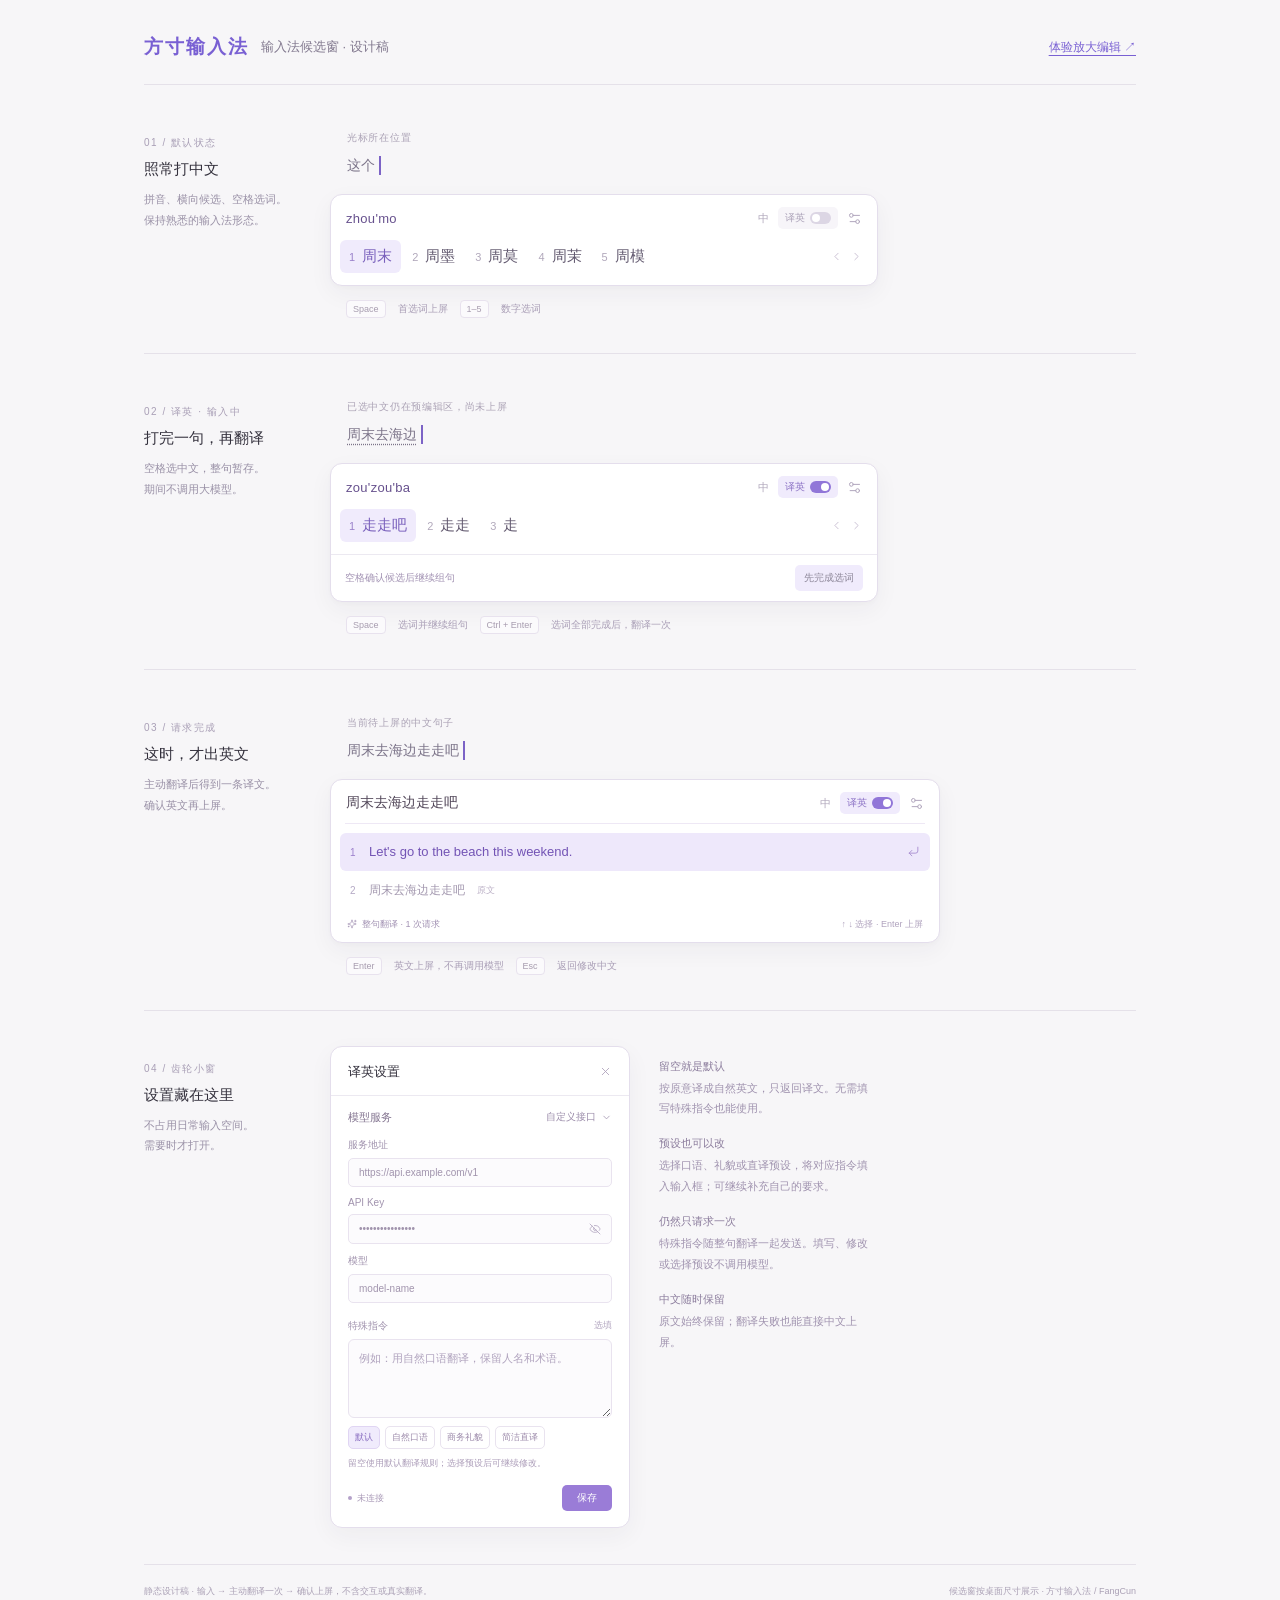
<file: design/index.html>
<!doctype html>
<html lang="zh-CN">
<head>
  <meta charset="utf-8">
  <meta name="viewport" content="width=device-width,initial-scale=1">
  <title>方寸输入法 · 输入法候选窗设计稿</title>
  <style>
    :root { --ink:#34313d; --muted:#8d8799; --purple:#7960d3; --purple-light:#f1edfb; --line:#ece9f1; }
    * { box-sizing:border-box; }
    body { margin:0; color:var(--ink); background:#f7f6f8; font-family:-apple-system,BlinkMacSystemFont,"Segoe UI","PingFang SC","Microsoft YaHei",sans-serif; -webkit-font-smoothing:antialiased; }
    svg { width:15px; height:15px; stroke-width:1.6; flex-shrink:0; }
    .sheet { max-width:1060px; margin:0 auto; padding:34px 34px 38px; }
    .sheet-header { display:flex; justify-content:space-between; align-items:center; padding-bottom:24px; border-bottom:1px solid #e5e1e9; }
    .sheet-title { display:flex; align-items:center; gap:12px; }
    .wordmark { color:var(--purple); font-size:19px; font-weight:650; letter-spacing:2px; }
    h1 { margin:0; font-size:13px; font-weight:450; color:#82798f; }
    .revision { font-size:10px; letter-spacing:1.3px; color:#a49aac; }
    .spec-row { display:grid; grid-template-columns:158px minmax(0,1fr); gap:28px; padding:35px 0; border-bottom:1px solid #e5e1e9; }
    .spec-label { padding-top:12px; }
    .spec-number { font-size:10px; letter-spacing:1.5px; color:#a99fb6; }
    h2 { font-size:15px; font-weight:550; margin:10px 0; }
    .spec-label p { margin:0; font-size:11px; line-height:1.9; color:#9990a6; }
    .surface { min-width:0; }
    .context { padding:11px 0 17px 17px; font-size:14px; color:#7c7489; }
    .context-label { font-size:10px; letter-spacing:.7px; color:#aba2b5; margin-bottom:9px; }
    .context-line { display:flex; align-items:center; gap:1px; min-height:23px; }
    .caret { display:inline-block; width:1.5px; height:19px; margin-left:3px; background:#7c63c6; }
    .ime { background:#fff; border:1px solid #e4deec; border-radius:12px; width:min(100%,610px); box-shadow:0 8px 25px #3324480c,0 2px 5px #33244805; }
    .ime-chinese { width:min(100%,548px); }
    .preedit-row { display:flex; align-items:center; gap:12px; padding:12px 15px 9px; }
    .pinyin { font-size:13px; color:#80758f; letter-spacing:.3px; flex:1; min-width:0; overflow:hidden; text-overflow:ellipsis; white-space:nowrap; }
    .pinyin .current { color:#66508d; text-decoration:underline; text-underline-offset:4px; }
    .tools { display:flex; align-items:center; gap:9px; flex-shrink:0; }
    .language { color:#b0a7bb; font-size:11px; }
    .translate-control { display:flex; gap:5px; align-items:center; font-size:10px; color:#aba2b8; padding:4px 7px; border-radius:5px; background:#f7f5f9; }
    .translate-control.on { background:#f0ebfc; color:#8c73c5; }
    .tiny-switch { width:21px; height:12px; background:#dcd6e4; border-radius:8px; position:relative; }
    .tiny-switch:after { content:""; position:absolute; background:#fff; width:8px; height:8px; top:2px; left:2px; border-radius:50%; }
    .on .tiny-switch { background:#9176d8; }
    .on .tiny-switch:after { left:11px; }
    .gear { display:flex; color:#b1a6bd; }
    .words { display:flex; align-items:center; gap:2px; padding:2px 9px 12px; }
    .word { display:flex; gap:7px; align-items:baseline; padding:7px 9px; color:#635a70; font-size:15px; border-radius:6px; white-space:nowrap; }
    .word em { color:#b1a8bb; font-size:11px; font-style:normal; }
    .word.first { background:#f0ebfc; color:#7960bc; }
    .word.first em { color:#9a81cb; }
    .paging { margin-left:auto; display:flex; gap:7px; padding-right:5px; color:#c4bacf; }
    .paging svg { width:13px; height:13px; }
    .surface-caption { display:flex; gap:12px; align-items:center; margin:14px 0 0 16px; font-size:10px; color:#a99eb6; }
    .key { display:inline-block; padding:3px 6px; background:#fbfafc; border:1px solid #e8e2ee; border-radius:4px; color:#a79caf; font-size:9px; font-family:inherit; }
    .zh-composition { color:#524759; font-size:14px; flex:1; }
    .translation-divider { margin:0 14px; height:1px; background:#eee8f5; }
    .translation-row { display:flex; align-items:center; gap:9px; margin:9px 9px 0; border-radius:6px; padding:9px 10px; font-size:13px; line-height:1.5; color:#716480; }
    .translation-row.primary { background:#eee8fb; color:#7354b5; }
    .candidate-number { align-self:flex-start; font-size:10px; min-width:10px; padding-top:3px; color:#b4a9c5; }
    .primary .candidate-number { color:#9c80cc; }
    .enter-icon { margin-left:auto; width:13px; height:13px; color:#a58bcf; }
    .original-choice { display:flex; gap:9px; align-items:center; margin:4px 9px 2px; padding:7px 10px; font-size:12px; color:#a398af; }
    .original-choice small { margin-left:3px; font-size:9px; color:#bbb0c6; }
    .ime-footer { display:flex; justify-content:space-between; padding:10px 16px 11px; font-size:9px; color:#b0a3be; }
    .ime-footer>span { display:flex; align-items:center; gap:5px; }
    .ime-footer svg { width:10px; height:10px; }
    .translation-credit { color:#a292b3; }
    .translate-trigger { display:flex; justify-content:space-between; align-items:center; gap:12px; border-top:1px solid var(--line); padding:10px 14px; font-size:10px; color:#a292b3; }
    .translate-action { display:flex; align-items:center; gap:9px; padding:6px 9px; background:#f0ebfc; border-radius:5px; color:#8768c5; white-space:nowrap; }
    .preedit-text { text-decoration:underline; text-decoration-style:dotted; text-underline-offset:5px; }
    .spec-row.settings { border-bottom:0; padding-bottom:0; }
    .settings-composition { display:flex; align-items:flex-start; gap:29px; }
    .popover { width:300px; flex-shrink:0; border:1px solid #e4deec; border-radius:12px; box-shadow:0 8px 25px #3324480c; background:#fff; }
    .popover-header { padding:16px 17px 14px; border-bottom:1px solid var(--line); display:flex; justify-content:space-between; align-items:center; }
    .popover-header strong { font-size:13px; font-weight:550; }
    .popover-header svg { width:13px; height:13px; color:#afa3bc; }
    .popover-content { padding:14px 17px 16px; }
    .setting { display:flex; align-items:center; justify-content:space-between; margin-bottom:13px; color:#82738f; font-size:11px; }
    .selection { display:flex; align-items:center; gap:5px; color:#9b8caa; font-size:10px; }
    .selection svg { width:11px; height:11px; }
    .field-label { color:#a193ae; font-size:10px; margin:10px 0 6px; }
    .mock-input { border:1px solid #e9e3ef; border-radius:5px; background:#fcfbfd; padding:8px 10px; display:flex; justify-content:space-between; align-items:center; font-size:10px; color:#a194ad; }
    .mock-input svg { width:12px; height:12px; color:#b1a5bf; }
    .instruction-label { display:flex; align-items:center; justify-content:space-between; margin-top:16px; }
    .instruction-label span { font-size:9px; color:#b0a3be; }
    .instruction-input { display:block; width:100%; min-height:76px; resize:vertical; border:1px solid #e9e3ef; border-radius:6px; background:#fcfbfd; padding:9px 10px; color:#82738f; font:11px/1.8 -apple-system,BlinkMacSystemFont,"Segoe UI","PingFang SC","Microsoft YaHei",sans-serif; }
    .instruction-input::placeholder { color:#b0a3be; }
    .instruction-input:focus { outline:2px solid #d7c7f2; outline-offset:1px; }
    .instruction-presets { display:flex; flex-wrap:wrap; gap:5px; margin-top:8px; }
    .instruction-preset { border:1px solid #e9e3ef; border-radius:5px; padding:4px 6px; font-size:9px; color:#9d8bab; }
    .instruction-preset.selected { background:#f0ebfc; border-color:#e0d5f3; color:#8a6fc1; }
    .instruction-hint { margin:7px 0 0; font-size:9px; line-height:1.7; color:#ac9db9; }
    .popover-footer { margin-top:14px; display:flex; align-items:center; justify-content:space-between; }
    .connection { display:flex; align-items:center; gap:5px; font-size:9px; color:#a999b7; }
    .connection-dot { width:4px; height:4px; border-radius:50%; background:#b4a1c9; }
    .save-control { color:#fff; background:#9a7cd7; border-radius:5px; padding:6px 15px; font-size:10px; }
    .design-notes { padding-top:13px; max-width:215px; }
    .design-notes p { font-size:11px; line-height:1.9; color:#a093af; margin:0 0 17px; }
    .design-notes strong { font-size:11px; font-weight:500; color:#8c7d9d; display:block; margin-bottom:4px; }
    .design-notes .key { margin-right:3px; }
    .sheet-footer { margin-top:36px; padding-top:18px; border-top:1px solid #e5e1e9; display:flex; justify-content:space-between; gap:14px; font-size:9px; color:#aaa0b5; line-height:1.8; }
    @media(max-width:760px) { .sheet { padding:23px 19px; } .sheet-header { gap:10px; } .revision { font-size:8px; } .sheet-title { flex-wrap:wrap; gap:8px; } h1 { font-size:11px; } .spec-row { grid-template-columns:1fr; gap:15px; padding:26px 0; } .spec-label { padding:0; } .spec-label h2 { display:inline; margin-left:10px; font-size:13px; } .spec-label p { display:none; } .words { flex-wrap:wrap; gap:0; } .word { font-size:13px; padding:7px; gap:5px; } .preedit-row { gap:7px; padding:12px 11px 9px; } .tools { gap:6px; } .translate-control { padding:4px 5px; } .settings-composition { flex-wrap:wrap; gap:15px; } .popover { width:min(100%,300px); } .design-notes { max-width:none; } .sheet-footer { flex-direction:column; } .translation-row { font-size:12px; } }
  </style>
  <script defer src="assets/lucide.min.js"></script>
  <script>document.addEventListener('DOMContentLoaded',()=>window.lucide?.createIcons());</script>
</head>
<body>
  <main class="sheet">
    <header class="sheet-header"><div class="sheet-title"><span class="wordmark">方寸输入法</span><h1>输入法候选窗 · 设计稿</h1></div><a href="expanded-editor.html" style="font-size:12px;color:var(--purple);text-underline-offset:4px">体验放大编辑 ↗</a></header>

    <section class="spec-row" aria-labelledby="normal-title">
      <div class="spec-label"><span class="spec-number">01 / 默认状态</span><h2 id="normal-title">照常打中文</h2><p>拼音、横向候选、空格选词。<br>保持熟悉的输入法形态。</p></div>
      <div class="surface">
        <div class="context"><div class="context-label">光标所在位置</div><div class="context-line">这个<span class="caret"></span></div></div>
        <div class="ime ime-chinese" aria-label="中文拼音候选窗口设计">
          <div class="preedit-row"><span class="pinyin"><span class="current">zhou'mo</span></span><div class="tools"><span class="language">中</span><span class="translate-control">译英<span class="tiny-switch"></span></span><span class="gear"><i data-lucide="settings-2"></i></span></div></div>
          <div class="words"><span class="word first"><em>1</em>周末</span><span class="word"><em>2</em>周墨</span><span class="word"><em>3</em>周莫</span><span class="word"><em>4</em>周茉</span><span class="word"><em>5</em>周模</span><span class="paging"><i data-lucide="chevron-left"></i><i data-lucide="chevron-right"></i></span></div>
        </div>
        <div class="surface-caption"><span class="key">Space</span><span>首选词上屏</span><span class="key">1–5</span><span>数字选词</span></div>
      </div>
    </section>

    <section class="spec-row" aria-labelledby="compose-title">
      <div class="spec-label"><span class="spec-number">02 / 译英 · 输入中</span><h2 id="compose-title">打完一句，再翻译</h2><p>空格选中文，整句暂存。<br>期间不调用大模型。</p></div>
      <div class="surface">
        <div class="context"><div class="context-label">已选中文仍在预编辑区，尚未上屏</div><div class="context-line"><span class="preedit-text">周末去海边</span><span class="caret"></span></div></div>
        <div class="ime ime-chinese" aria-label="中文组句及手动翻译入口设计">
          <div class="preedit-row"><span class="pinyin"><span class="current">zou'zou'ba</span></span><div class="tools"><span class="language">中</span><span class="translate-control on">译英<span class="tiny-switch"></span></span><span class="gear"><i data-lucide="settings-2"></i></span></div></div>
          <div class="words"><span class="word first"><em>1</em>走走吧</span><span class="word"><em>2</em>走走</span><span class="word"><em>3</em>走</span><span class="paging"><i data-lucide="chevron-left"></i><i data-lucide="chevron-right"></i></span></div>
          <div class="translate-trigger"><span>空格确认候选后继续组句</span><span class="translate-action" aria-disabled="true" style="color:var(--muted)">先完成选词</span></div>
        </div>
        <div class="surface-caption"><span class="key">Space</span><span>选词并继续组句</span><span class="key">Ctrl + Enter</span><span>选词全部完成后，翻译一次</span></div>
      </div>
    </section>

    <section class="spec-row" aria-labelledby="translate-title">
      <div class="spec-label"><span class="spec-number">03 / 请求完成</span><h2 id="translate-title">这时，才出英文</h2><p>主动翻译后得到一条译文。<br>确认英文再上屏。</p></div>
      <div class="surface">
        <div class="context"><div class="context-label">当前待上屏的中文句子</div><div class="context-line">周末去海边走走吧<span class="caret"></span></div></div>
        <div class="ime" aria-label="英文翻译候选窗口设计">
          <div class="preedit-row"><span class="zh-composition">周末去海边走走吧</span><div class="tools"><span class="language">中</span><span class="translate-control on">译英<span class="tiny-switch"></span></span><span class="gear"><i data-lucide="settings-2"></i></span></div></div>
          <div class="translation-divider"></div>
          <div class="translation-row primary"><span class="candidate-number">1</span><span>Let's go to the beach this weekend.</span><i class="enter-icon" data-lucide="corner-down-left"></i></div>
          <div class="original-choice"><span class="candidate-number">2</span><span>周末去海边走走吧</span><small>原文</small></div>
          <div class="ime-footer"><span class="translation-credit"><i data-lucide="sparkles"></i>整句翻译 · 1 次请求</span><span>↑ ↓ 选择 · Enter 上屏</span></div>
        </div>
        <div class="surface-caption"><span class="key">Enter</span><span>英文上屏，不再调用模型</span><span class="key">Esc</span><span>返回修改中文</span></div>
      </div>
    </section>

    <section class="spec-row settings" aria-labelledby="settings-title">
      <div class="spec-label"><span class="spec-number">04 / 齿轮小窗</span><h2 id="settings-title">设置藏在这里</h2><p>不占用日常输入空间。<br>需要时才打开。</p></div>
      <div class="settings-composition">
        <div class="popover" aria-label="输入法模型配置浮窗设计">
          <div class="popover-header"><strong>译英设置</strong><i data-lucide="x"></i></div>
          <div class="popover-content">
            <div class="setting"><span>模型服务</span><span class="selection">自定义接口<i data-lucide="chevron-down"></i></span></div>
            <div class="field-label">服务地址</div><div class="mock-input">https://api.example.com/v1</div>
            <div class="field-label">API Key</div><div class="mock-input"><span>••••••••••••••••</span><i data-lucide="eye-off"></i></div>
            <div class="field-label">模型</div><div class="mock-input">model-name</div>
            <div class="field-label instruction-label"><label for="custom-instruction">特殊指令</label><span>选填</span></div>
            <textarea class="instruction-input" id="custom-instruction" rows="3" placeholder="例如：用自然口语翻译，保留人名和术语。" aria-describedby="instruction-hint"></textarea>
            <div class="instruction-presets" aria-label="特殊指令预设设计"><span class="instruction-preset selected">默认</span><span class="instruction-preset">自然口语</span><span class="instruction-preset">商务礼貌</span><span class="instruction-preset">简洁直译</span></div>
            <p class="instruction-hint" id="instruction-hint">留空使用默认翻译规则；选择预设后可继续修改。</p>
            <div class="popover-footer"><span class="connection"><span class="connection-dot"></span>未连接</span><span class="save-control">保存</span></div>
          </div>
        </div>
        <div class="design-notes"><strong>留空就是默认</strong><p>按原意译成自然英文，只返回译文。无需填写特殊指令也能使用。</p><strong>预设也可以改</strong><p>选择口语、礼貌或直译预设，将对应指令填入输入框；可继续补充自己的要求。</p><strong>仍然只请求一次</strong><p>特殊指令随整句翻译一起发送。填写、修改或选择预设不调用模型。</p><strong>中文随时保留</strong><p>原文始终保留；翻译失败也能直接中文上屏。</p></div>
      </div>
    </section>
    <footer class="sheet-footer"><span>静态设计稿 · 输入 → 主动翻译一次 → 确认上屏，不含交互或真实翻译。</span><span>候选窗按桌面尺寸展示 · 方寸输入法 / FangCun</span></footer>
  </main>
</body>
</html>
</file>
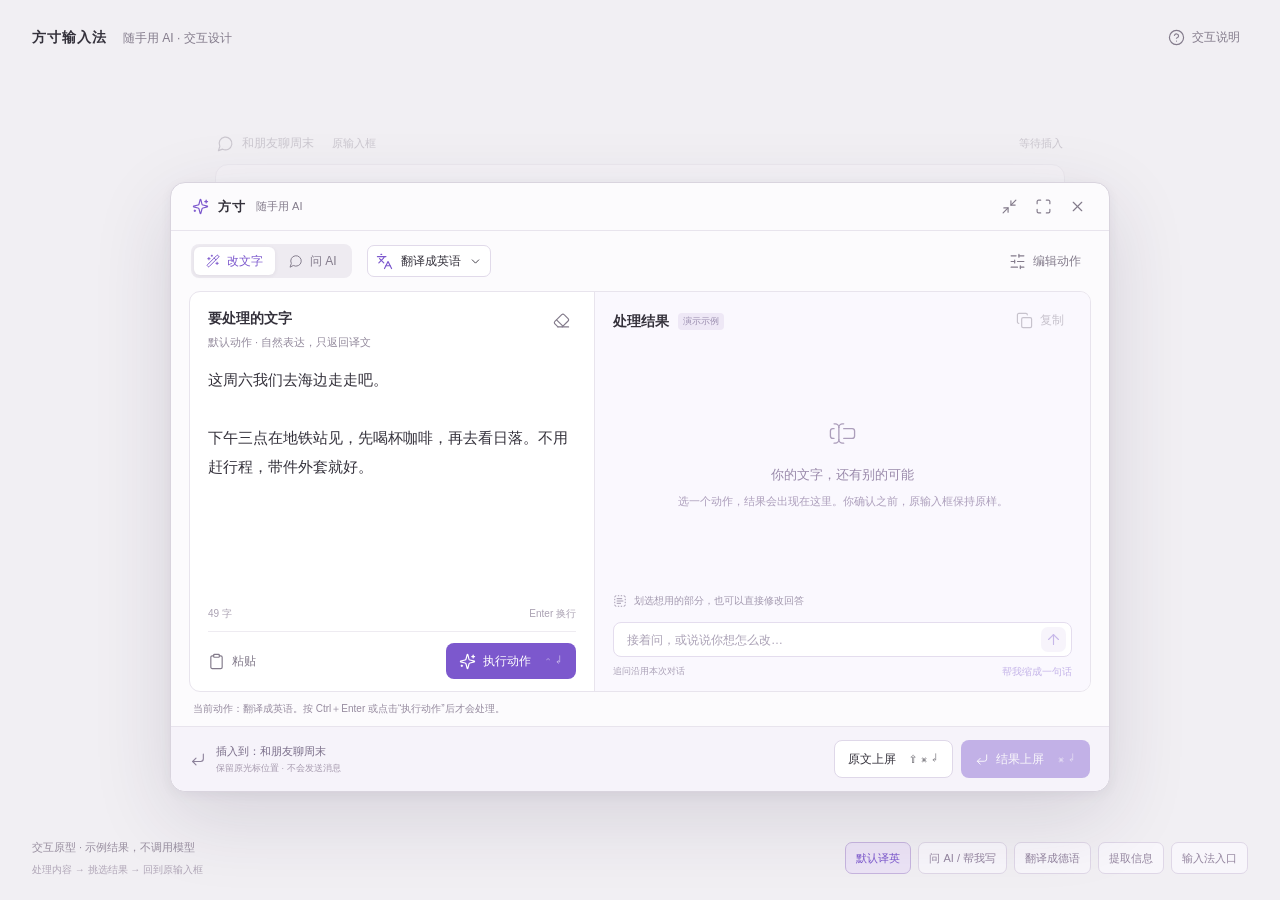
<file: design/ai-actions.html>
<!doctype html>
<html lang="zh-CN">
<head>
<meta charset="utf-8"><meta name="viewport" content="width=device-width,initial-scale=1">
<title>方寸 · 随手用 AI</title>
<link rel="stylesheet" href="assets/ai-actions.css">
</head>
<body>
<header class="prototype-header">
  <div><strong>方寸输入法</strong><span>随手用 AI · 交互设计</span></div>
  <button class="quiet" id="guideButton"><i data-lucide="circle-help"></i>交互说明</button>
</header>
<main class="stage">
  <section class="host-scene" aria-label="模拟的原输入框">
    <div class="host-top"><span><i data-lucide="message-circle"></i>和朋友聊周末<span class="subtle">原输入框</span></span><span class="host-state" id="hostState">等待插入</span></div>
    <div class="host-box"><textarea id="hostInput" aria-label="原输入框" spellcheck="false">我们周末去海边吧，</textarea><div class="host-bottom"><span>这里模拟原应用，插入内容不会发送消息。</span><button class="quiet" id="openHost"><i data-lucide="sparkles"></i>唤起方寸 <kbd>⌃ ⇧ ↵</kbd></button></div></div>
    <div id="resume" class="resume" hidden><span><i data-lucide="check"></i><span id="resumeText">内容已插入，草稿仍保留</span></span><button class="secondary" id="resumeButton">继续用 AI</button><button class="quiet" id="undoInsert" hidden>撤销插入</button></div>
  </section>

  <section class="window" id="editor" aria-label="方寸 AI 编辑区">
    <header class="window-title"><div class="window-identity"><i data-lucide="sparkles"></i><strong>方寸</strong><span>随手用 AI</span></div><div class="window-controls"><button class="icon" id="compactButton" title="缩回输入法浮窗" aria-label="缩回输入法浮窗"><i data-lucide="minimize-2"></i></button><button class="icon" id="wideButton" title="放大窗口" aria-label="放大窗口" aria-pressed="false"><i data-lucide="maximize"></i></button><button class="icon" id="hideButton" title="收起并保留内容" aria-label="收起并保留内容"><i data-lucide="x"></i></button></div></header>
    <div class="toolbar">
      <div class="segmented" role="tablist" aria-label="AI 用法"><button role="tab" aria-selected="true" aria-controls="workArea" id="transformTab"><i data-lucide="wand-sparkles"></i>改文字</button><button role="tab" aria-selected="false" aria-controls="workArea" id="askTab"><i data-lucide="message-circle"></i>问 AI</button></div>
      <div class="action-wrap"><button id="actionButton" class="action-button" aria-expanded="false" aria-controls="actionPicker"><i data-lucide="languages"></i><span id="actionName">翻译成英语</span><i data-lucide="chevron-down"></i></button>
        <div class="action-picker" id="actionPicker" hidden><div class="search-wrap"><i data-lucide="search"></i><input id="actionSearch" aria-label="搜索动作" placeholder="搜索动作或输入 /key" autocomplete="off"></div><div class="picker-label">选择一个动作，按需执行</div><div id="actionList"></div><button class="new-action" id="newAction"><i data-lucide="plus"></i>自定义动作<span>让 AI 按你的规则处理</span></button></div>
      </div>
      <span class="toolbar-hint" id="toolbarHint" hidden>想问就问，想写就写</span>
      <button class="quiet manage" id="manageAction"><i data-lucide="sliders-horizontal"></i><span>自定义动作</span></button>
    </div>

    <div class="work-area" id="workArea" role="tabpanel" aria-labelledby="transformTab">
      <section class="input-pane">
        <div class="pane-heading"><div><h1 id="sourceTitle">想让 AI 帮你做什么？</h1><span id="sourceSubtitle">一句问题，也可以是一件具体的事。</span></div><button class="icon" id="clearSource" aria-label="清空输入" title="清空输入"><i data-lucide="eraser"></i></button></div>
        <textarea id="source" aria-label="问题或原文" spellcheck="false"></textarea>
        <div class="source-meta"><span id="sourceCount"></span><span>Enter 换行</span></div>
        <details id="referenceDetails"><summary><i data-lucide="paperclip"></i>附上参考文字<span>可选</span></summary><textarea id="reference" aria-label="参考文字" placeholder="粘贴邮件、聊天或资料，AI 只参考你放进来的内容。" spellcheck="false"></textarea></details>
        <div class="source-bottom"><button class="quiet" id="pasteSource"><i data-lucide="clipboard"></i>粘贴</button><button class="primary" id="run"><i data-lucide="sparkles"></i><span id="runLabel">问一下</span><kbd>⌃ ↵</kbd></button></div>
      </section>

      <section class="result-pane" aria-label="AI 结果">
        <div class="pane-heading result-heading"><div class="result-title"><h2 id="resultTitle">AI 的回答</h2><span class="badge" id="resultBadge">演示示例</span></div><div class="result-tools"><select id="version" aria-label="查看回答版本" hidden></select><button class="quiet" id="copyResult"><i data-lucide="copy"></i><span id="copyLabel">复制</span></button></div></div>
        <div class="result-body"><textarea id="result" aria-label="AI 结果，可修改或选择部分文字" spellcheck="false"></textarea><div class="empty-state" id="emptyState" hidden><i data-lucide="text-cursor-input"></i><strong id="emptyTitle">你的文字，还有别的可能</strong><p id="emptyDescription">选一个动作，结果会出现在这里。<br>你确认之前，原输入框保持原样。</p></div></div>
        <div class="selection-bar" id="selectionBar"><span><i data-lucide="text-select"></i><span id="selectionHint">划选想用的部分，也可以直接修改回答</span></span><button id="clearSelection" class="quiet" hidden>取消选中</button></div>
        <form id="followForm" class="follow-up"><input id="followInput" aria-label="继续追问" placeholder="接着问，或说说你想怎么改…" autocomplete="off"><button type="submit" class="icon" id="followButton" aria-label="发送追问" title="发送追问"><i data-lucide="arrow-up"></i></button></form>
        <div class="follow-context" id="followContext"><span>追问沿用本次对话</span><button class="text-button" id="shorten">帮我缩成一句话</button></div>
      </section>
    </div>
    <div class="status-line" id="status" role="status" aria-live="polite">当前动作：翻译成英语。主动执行后才会处理。</div>
    <footer class="commit-bar"><div class="destination"><i data-lucide="corner-down-left"></i><div><strong>插入到：和朋友聊周末</strong><span id="destinationHint">保留原光标位置 · 不会发送消息</span></div></div><div class="commit-actions"><button class="secondary" id="insertSource" hidden>原文上屏 <kbd>⇧ ⌘ ↵</kbd></button><button class="primary commit" id="insertResult"><i data-lucide="corner-down-left"></i><span id="insertLabel">插入回答</span><kbd>⌘ ↵</kbd></button></div></footer>
  </section>

  <section class="compact" id="compact" aria-label="输入法 AI 入口" hidden>
    <header><span>中</span><strong>方寸</strong><button class="quiet" id="expandButton"><i data-lucide="maximize-2"></i>展开编辑</button></header>
    <textarea id="compactDraft" aria-label="输入法已选词草稿" spellcheck="false">周末去海边，怎么安排轻松一点？</textarea>
    <div class="compact-actions"><button class="soft" id="compactAsk"><i data-lucide="message-circle"></i>问 AI</button><button class="soft" id="compactTransform"><i data-lucide="wand-sparkles"></i>改文字<i data-lucide="chevron-down"></i></button><span>选词完成后使用</span></div>
    <footer>中文照常输入，AI 只在你需要时出现。<kbd>⌃ ⇧ ↵</kbd></footer>
  </section>
</main>
<footer class="prototype-footer"><div><span>交互原型 · 示例结果，不调用模型</span><small>处理内容 → 挑选结果 → 回到原输入框</small></div><div class="demo-buttons"><button data-demo="english" class="demo active">默认译英</button><button data-demo="ask" class="demo">问 AI / 帮我写</button><button data-demo="german" class="demo">翻译成德语</button><button data-demo="extract" class="demo">提取信息</button><button data-demo="compact" class="demo">输入法入口</button></div></footer>
<div class="toast" role="status" id="toast" hidden></div>

<dialog id="actionDialog" aria-labelledby="dialogTitle"><form id="actionForm"><header><div><span class="eyebrow">我的动作</span><h2 id="dialogTitle">给 AI 一个固定的拿手活</h2></div><button type="button" class="icon" id="closeAction" aria-label="关闭自定义动作"><i data-lucide="x"></i></button></header><p class="dialog-intro">起个名字，告诉它怎么处理。以后选择这个动作就能用。</p><div class="form-row"><label>动作名称<input id="customName" maxlength="18" required placeholder="例如：提取约定"></label><label class="key-field">快捷名称 <span>可选</span><div class="key-input"><span>/</span><input id="customKey" maxlength="16" pattern="[a-zA-Z][a-zA-Z0-9_-]*" placeholder="yueding" title="字母开头，可用字母、数字、下划线和短横线"></div></label></div><label class="prompt-label">特殊指令 <span>留空使用默认规则</span><textarea id="customPrompt" rows="5" maxlength="4000" placeholder="例如：从输入文字中提取日期、时间、地点和需要带的东西。按清单输出，没提到的写“未提及”，不要猜测。"></textarea></label><div class="prompt-presets"><span>从一个例子开始</span><button type="button" data-preset="german">译成德语</button><button type="button" data-preset="extract">提取约定</button><button type="button" data-preset="polish">说得自然点</button></div><div class="prompt-note"><i data-lucide="info"></i><span>原文会自动附在指令后面。留空时，默认按原文中的要求处理；没有明确要求则保留原文。保存不会调用 AI。</span></div><div class="form-error" id="formError" role="alert"></div><footer><button type="button" class="quiet" id="cancelAction">取消</button><button type="submit" class="primary">保存并使用</button></footer></form></dialog>

<dialog id="guideDialog" aria-labelledby="guideTitle"><header><h2 id="guideTitle">在打字的地方，顺手用 AI</h2><button class="icon" id="closeGuide" aria-label="关闭交互说明"><i data-lucide="x"></i></button></header><div class="guide-content"><p><strong>问 AI</strong>：问问题、写回复、整理计划。可以附参考文字、继续追问，也能回看之前的回答。</p><p><strong>改文字</strong>：把临时草稿交给一个动作。翻译、润色、提取，以及自己保存的指令，都走同一条流程。</p><p><strong>只拿需要的部分</strong>：在结果中划选文字，复制和插入就只取选中内容；取消选中后恢复全文。</p><dl><dt>⌃ ⇧ Enter</dt><dd>打开 / 收起编辑区</dd><dt>⌃ Enter</dt><dd>执行动作；在追问框中发送追问</dd><dt>⌘ Enter</dt><dd>插入选中结果，没有选区则插入全部结果</dd><dt>⇧ ⌘ Enter</dt><dd>改文字模式：原文上屏</dd><dt>Esc</dt><dd>关闭菜单，或收起浮窗并保留内容</dd></dl><p class="muted">本稿只演示文字处理。不会联网查询、操作其他应用或自动执行事务；正式接入这些能力时，需要明确的执行反馈。新增动作仅保存在本浏览器，草稿和问答刷新后清空。</p><p class="muted">内置样例返回固定演示结果。修改输入或使用自定义指令，会明确显示演示占位内容，不冒充实际 AI 输出。</p><div class="guide-debug"><span id="requestCount">本次演示调用：0</span><button class="secondary" id="failNext">模拟下次请求失败</button></div></div></dialog>
<script src="assets/lucide.min.js"></script><script src="assets/ai-actions.js"></script>
</body></html>
</file>
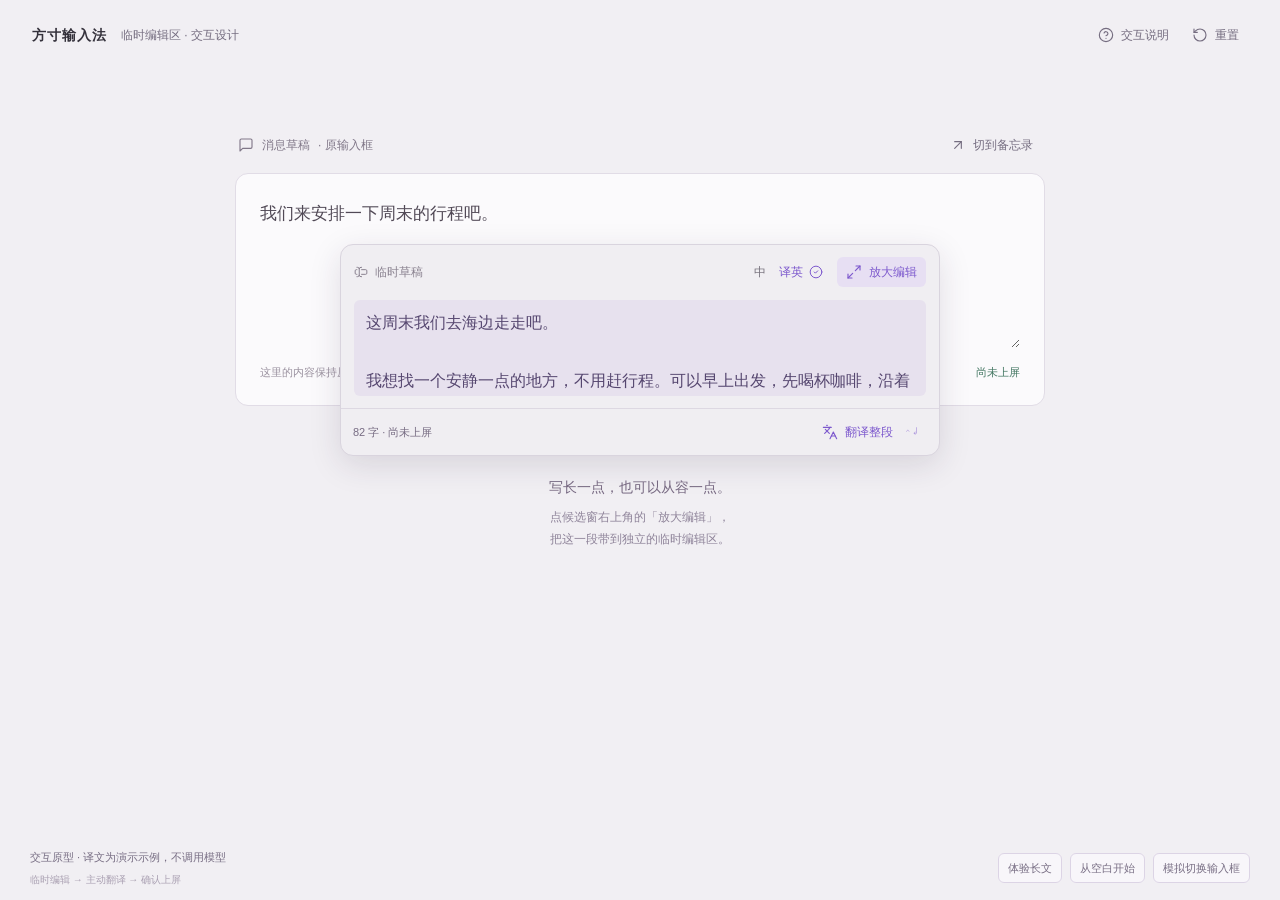
<file: design/expanded-editor.html>
<!doctype html>
<html lang="zh-CN">
<head>
<meta charset="utf-8"><meta name="viewport" content="width=device-width,initial-scale=1">
<title>方寸 · 临时编辑区</title>
<style>
:root{--ink:#34313b;--muted:#756d80;--purple:#7c58cd;--purple-hover:#6945b9;--tint:#eee8f8;--line:#e8e4ed;--canvas:#f1eff3;--surface:#fcfbfd;--green:#427661;--shadow:0 24px 80px #33234424,0 3px 12px #3323440e}
*{box-sizing:border-box}body{margin:0;background:var(--canvas);color:var(--ink);font:14px/1.5 -apple-system,BlinkMacSystemFont,"PingFang SC","Microsoft YaHei",sans-serif;-webkit-font-smoothing:antialiased}button,textarea,select{font:inherit}button{cursor:pointer;border:0;background:none;color:inherit}button:disabled{cursor:default;opacity:.42}button:focus-visible,select:focus-visible{outline:3px solid #b39cde;outline-offset:3px}textarea:focus{outline:none}svg{width:16px;height:16px;stroke-width:1.7;flex-shrink:0}button{display:inline-flex;align-items:center;justify-content:center;gap:7px}button:hover:not(:disabled){background:#eae5f0}.icon{width:30px;height:30px;border-radius:6px;color:#7c7586}.quiet{padding:6px 9px;border-radius:6px;color:var(--muted);font-size:12px}.primary{background:var(--purple);color:white;border-radius:8px;padding:9px 16px;font-size:13px;font-weight:550}.primary:hover:not(:disabled){background:var(--purple-hover)}.secondary{border:1px solid #dfd8e9;border-radius:8px;padding:8px 13px;background:white;font-size:13px}.link{color:var(--purple)}[hidden]{display:none!important}.key{font-size:10px;color:inherit;opacity:.65;margin-left:5px;font-weight:400}.prototype-header{height:70px;padding:0 32px;display:flex;align-items:center;justify-content:space-between;gap:16px}.identity{display:flex;align-items:center;gap:14px}.identity strong{font-size:14px;font-weight:650;letter-spacing:1px}.identity span{font-size:12px;color:var(--muted)}.header-actions{display:flex;align-items:center;gap:5px}.stage{min-height:600px;height:calc(100dvh - 134px);position:relative;padding:60px 48px}.host-scene{max-width:810px;margin:0 auto;transition:opacity .22s}.stage[data-mode="expanded"] .host-scene{opacity:.4}.host-top{display:flex;align-items:center;justify-content:space-between;margin:0 3px 13px;font-size:12px;color:#817889}.host-label{display:flex;gap:8px;align-items:center}.host-box{background:#fbfafc;border:1px solid #e1dce6;border-radius:13px;padding:24px}.host-box textarea{width:100%;height:150px;border:0;resize:vertical;background:transparent;color:#514956;font-size:17px;line-height:1.9;padding:0}.host-bottom{display:flex;justify-content:space-between;gap:10px;color:#9a919f;font-size:11px;padding-top:10px}.host-confirm{color:var(--green)}.compact{position:absolute;z-index:2;top:174px;left:50%;transform:translateX(-50%);width:600px;max-width:calc(100% - 52px);border:1px solid #d9d4de;border-radius:13px;background:#f0eef2;box-shadow:0 9px 32px #30223c21;overflow:hidden}.compact-top{padding:12px 13px 6px;display:flex;align-items:center;gap:8px}.compact-title{margin-right:auto;display:flex;align-items:center;gap:7px;font-size:12px;color:#89818f}.compact-title svg{width:14px}.language{font-size:12px;color:#77727d;margin-right:5px}.translate-label{font-size:12px;color:var(--purple);display:flex;align-items:center;gap:6px;padding-right:6px}.translate-label svg{width:14px}.expand-entry{color:var(--purple);background:#e7dff3;border-radius:6px;padding:6px 9px;font-size:12px}.compact-draft{margin:7px 13px 12px;max-height:96px;overflow:auto;font-size:16px;line-height:1.8;white-space:pre-wrap;overflow-wrap:anywhere;color:#55466f;border-radius:6px;background:#e7e1ee;padding:9px 12px}.compact-draft:empty:before{content:"还没有内容，放大后开始输入";color:#9b91a8;font-size:14px}.compact-bottom{border-top:1px solid #ddd8e2;padding:8px 12px;display:flex;align-items:center;justify-content:space-between;gap:10px;color:#8e8599;font-size:11px}.compact-bottom button{font-size:12px}.entry-note{position:absolute;top:404px;left:50%;transform:translateX(-50%);text-align:center;max-width:400px;width:90%;font-size:12px;color:#8f849a;line-height:1.9}.entry-note strong{font-weight:500;color:#776982;display:block;font-size:14px;margin-bottom:5px}.editor{position:fixed;z-index:5;left:50%;top:50%;transform:translate(-50%,-50%);width:820px;height:570px;min-width:420px;min-height:360px;max-width:calc(100vw - 40px);max-height:calc(100dvh - 142px);background:var(--surface);border:1px solid #d8d1e1;border-radius:14px;box-shadow:var(--shadow);display:flex;flex-direction:column;overflow:hidden;resize:both;transition:box-shadow .2s}.editor.wide{width:min(1120px,calc(100vw - 48px));height:calc(100dvh - 152px)}.editor-head{display:flex;align-items:center;justify-content:space-between;padding:0 14px 0 21px;height:52px;flex-shrink:0;border-bottom:1px solid var(--line);user-select:none;cursor:move;touch-action:none}.editor-title{display:flex;align-items:center;gap:12px}.editor-title strong{font-size:14px;letter-spacing:.4px;font-weight:600}.draft-state{font-size:11px;color:#99919f}.window-actions{display:flex;gap:3px}.editor-toolbar{padding:10px 18px;display:flex;align-items:center;justify-content:space-between;gap:12px;flex-shrink:0}.editor-tools{display:flex;gap:2px}.editor-tools button{font-size:12px}.style-choice{display:flex;align-items:center;gap:7px;color:#8a8195;font-size:11px}.style-choice select{background:transparent;border:0;color:#716780;max-width:124px;font-size:12px;cursor:pointer}.panes{display:grid;grid-template-columns:minmax(0,1fr);flex:1;min-height:0;border-top:1px solid var(--line);background:white;margin:0 18px;border:1px solid var(--line);border-radius:9px;overflow:hidden}.panes.has-result{grid-template-columns:minmax(0,1fr) minmax(0,1fr)}.pane{display:flex;flex-direction:column;min-width:0;min-height:0}.pane+.pane{border-left:1px solid var(--line);background:#fcfaff}.pane-head{padding:14px 17px 4px;display:flex;align-items:center;justify-content:space-between;gap:10px;flex-shrink:0}.pane-head label{font-size:12px;font-weight:550;color:#6f647e}.pane-head small{color:#aaa0b2;font-weight:400;font-size:10px;margin-left:7px}.pane-head button{padding:4px 7px;font-size:11px}.pane textarea{flex:1;min-height:90px;display:block;width:100%;background:transparent;padding:10px 18px 20px;border:0;color:#37313e;font-size:16px;line-height:1.95;resize:none;overflow:auto}.pane textarea::placeholder{color:#b6aebe;font-size:15px}.pane textarea:focus-visible{box-shadow:inset 0 0 0 2px #d5c6ed;border-radius:5px}.pane-result textarea{color:#66507d;font-size:15px;line-height:1.85}.pane-meta{font-size:10px;color:#a093ad;padding:0 18px 10px;display:flex;justify-content:space-between;flex-shrink:0}.editor-status{min-height:34px;padding:7px 21px 5px;display:flex;gap:7px;align-items:center;font-size:11px;color:#988ca2;flex-shrink:0}.editor-status.error{color:#9a614c}.editor-status svg{width:13px;height:13px}.editor-footer{border-top:1px solid var(--line);padding:13px 18px;display:flex;align-items:center;justify-content:space-between;gap:12px;flex-shrink:0;background:#f7f5fa}.destination{min-width:0;display:flex;align-items:center;gap:7px;font-size:11px;color:#83758f;flex-wrap:wrap;max-width:45%}.destination>svg{width:14px}.destination.lost{color:#a47747}.destination button{font-size:11px;padding:0;color:var(--purple);text-decoration:underline;text-underline-offset:3px}.commit-actions{display:flex;gap:8px;flex-shrink:0}.tabs{display:none}.resume{position:fixed;bottom:96px;left:50%;transform:translateX(-50%);background:white;border:1px solid #d8cfE4;border-radius:30px;box-shadow:0 6px 24px #37284814;padding:11px 18px;font-size:13px;color:var(--purple)}.resume span{font-size:11px;color:#9990a6}.prototype-footer{position:fixed;bottom:0;left:0;width:100%;min-height:64px;padding:12px 30px;display:flex;align-items:center;justify-content:space-between;gap:12px;font-size:11px;color:#958b9f}.prototype-footer button{font-size:11px;padding:6px 9px;border:1px solid #dcd4e5;border-radius:6px;background:#f8f6fa}.proto-actions{display:flex;gap:8px}.prototype-note{display:flex;gap:6px;flex-direction:column}.prototype-note span:last-child{font-size:10px;color:#aaa0b2}.toast{position:fixed;z-index:20;bottom:84px;left:50%;transform:translateX(-50%);max-width:calc(100vw - 40px);background:#3f354e;color:white;border-radius:9px;padding:10px 16px;box-shadow:0 8px 25px #24182f18;display:flex;align-items:center;gap:12px;font-size:12px}.toast button{color:#e1ccff;padding:2px;white-space:nowrap}.toast[hidden]{display:none}.help-panel{position:fixed;top:64px;right:24px;z-index:12;width:310px;max-width:calc(100vw - 32px);padding:20px;background:white;border:1px solid var(--line);border-radius:12px;box-shadow:var(--shadow);font-size:12px;color:#81738c}.help-panel h2{font-size:14px;color:#54425f;margin:0 0 12px}.help-panel p{line-height:1.8;margin:7px 0}.help-panel hr{border:0;border-top:1px solid var(--line);margin:14px 0}.help-panel label{display:flex;align-items:center;gap:7px;font-size:11px}.help-panel input{accent-color:var(--purple)}.spin svg{animation:spin 1s linear infinite}@keyframes spin{to{transform:rotate(360deg)}}
.pane-meta,.editor-status,.draft-state,.style-choice,.prototype-footer{color:#786e84}.pane-head small{color:#807588}.compact-bottom{color:#766b82}
.toast.inline{position:static;transform:none;margin:0 21px 8px;padding:0;background:none;color:var(--purple);box-shadow:none;max-width:none;flex-shrink:0;font-size:11px}.toast.inline button{color:var(--purple)}
@media(max-width:720px){.prototype-header{padding:0 16px;height:62px}.identity{gap:7px;align-items:flex-start;flex-direction:column}.identity span{font-size:10px}.stage{padding:34px 16px;height:calc(100dvh - 150px)}.host-box{padding:16px}.compact{max-width:calc(100% - 24px);top:143px}.compact-top{gap:4px}.compact-title{font-size:11px}.compact-draft{font-size:14px}.editor{min-width:0;resize:none;max-width:calc(100vw - 24px);width:calc(100vw - 24px);height:calc(100dvh - 180px);max-height:calc(100dvh - 142px);top:48%}.editor.wide{width:calc(100vw - 24px);height:calc(100dvh - 142px)}.editor-head{padding:0 9px 0 14px;height:47px}.editor-title{gap:7px}.editor-title strong{font-size:13px}.draft-state{display:none}.editor-toolbar{padding:8px 10px;gap:4px}.style-choice>span{display:none}.style-choice select{max-width:108px;font-size:11px}.editor-tools .quiet{padding:5px 6px;font-size:11px}.panes{margin:0 10px}.pane textarea{padding:8px 13px 12px;font-size:15px}.pane-head{padding:10px 13px 2px}.panes.has-result{display:flex}.panes.has-result .pane{width:100%;flex:1}.panes.has-result .pane+.pane{border-left:0}.panes.has-result[data-tab="source"] .pane-result,.panes.has-result[data-tab="result"] .pane-source{display:none}.tabs.visible{display:flex;gap:3px;padding:0 10px 8px}.tabs button{font-size:11px;color:#9a8ca6;padding:4px 10px;border-radius:5px}.tabs button[aria-selected="true"]{background:var(--tint);color:var(--purple)}.editor-status{padding:6px 13px;font-size:10px}.editor-footer{padding:10px 12px;flex-direction:column;align-items:stretch;gap:10px}.destination{max-width:100%;font-size:10px}.commit-actions{justify-content:flex-end}.commit-actions button{font-size:12px;padding:8px 11px}.prototype-footer{align-items:flex-start;flex-direction:column;padding:10px 16px;gap:7px;background:#f1eff3}.prototype-note{font-size:10px}.prototype-note span:last-child{display:none}.proto-actions{gap:6px}.proto-actions button{font-size:10px}.entry-note{top:369px;font-size:11px}.host-top{font-size:11px}.window-actions{gap:0}.window-actions .icon{width:28px}.compact-bottom{font-size:10px}.compact-bottom button{font-size:11px}.key{display:none}}
@media(prefers-reduced-motion:reduce){*{transition:none!important;animation:none!important}}
</style>
<script defer src="assets/lucide.min.js"></script>
</head>
<body>
<header class="prototype-header"><div class="identity"><strong>方寸输入法</strong><span>临时编辑区 · 交互设计</span></div><div class="header-actions"><button class="quiet" id="helpButton" aria-expanded="false"><i data-lucide="circle-help"></i>交互说明</button><button class="quiet" id="reset"><i data-lucide="rotate-ccw"></i>重置</button></div></header>
<main class="stage" id="stage" data-mode="compact">
  <section class="host-scene" aria-label="模拟的原输入框">
    <div class="host-top"><span class="host-label"><i data-lucide="message-square" id="hostIcon"></i><span id="hostTitle">消息草稿</span><span>· 原输入框</span></span><button class="quiet" id="switchTarget"><i data-lucide="arrow-up-right"></i><span>切到备忘录</span></button></div>
    <div class="host-box"><textarea id="hostInput" aria-label="模拟原输入框" spellcheck="false">我们来安排一下周末的行程吧。

</textarea><div class="host-bottom"><span>这里的内容保持原样，等你确认后再上屏。</span><span class="host-confirm" id="hostConfirmation">尚未上屏</span></div></div>
  </section>
  <section class="compact" id="compact" aria-label="方寸候选窗">
    <div class="compact-top"><span class="compact-title"><i data-lucide="text-cursor-input"></i>临时草稿</span><span class="language">中</span><span class="translate-label">译英<i data-lucide="circle-check"></i></span><button class="expand-entry" id="expand"><i data-lucide="maximize-2"></i>放大编辑</button></div>
    <div class="compact-draft" id="compactDraft" tabindex="0" aria-label="候选窗内的完整草稿"></div>
    <div class="compact-bottom"><span id="compactCount">0 字 · 尚未上屏</span><button class="quiet link" id="compactTranslate"><i data-lucide="languages"></i>翻译整段<span class="key">⌃ ↵</span></button></div>
  </section>
  <div class="entry-note" id="entryNote"><strong>写长一点，也可以从容一点。</strong>点候选窗右上角的「放大编辑」，<br>把这一段带到独立的临时编辑区。</div>
</main>
<section class="editor" id="editor" role="dialog" aria-modal="false" aria-label="方寸临时编辑区" hidden>
  <div class="editor-head" id="dragHandle"><div class="editor-title"><strong>方寸 · 临时编辑区</strong><span class="draft-state" id="draftState">临时草稿 · 尚未上屏</span></div><div class="window-actions"><button class="icon" id="collapse" title="缩回候选窗 · Esc" aria-label="缩回候选窗"><i data-lucide="minimize-2"></i></button><button class="icon" id="wide" title="切换大窗口" aria-label="切换大窗口" aria-pressed="false"><i data-lucide="scan"></i></button><button class="icon" id="close" title="暂时收起，保留草稿" aria-label="暂时收起，保留草稿"><i data-lucide="x"></i></button></div></div>
  <div class="editor-toolbar"><div class="editor-tools"><button class="quiet" id="paste"><i data-lucide="clipboard-paste"></i>粘贴</button><button class="quiet" id="clear"><i data-lucide="eraser"></i>清空</button></div><label class="style-choice"><span>译英风格</span><select id="style" aria-label="译英风格"><option value="natural">自然表达</option><option value="literal">贴近原文</option><option value="polite">礼貌清楚</option></select></label></div>
  <div class="tabs" id="tabs" role="tablist" aria-label="原文和译文"><button role="tab" data-tab="source" aria-selected="true">原文</button><button role="tab" data-tab="result" aria-selected="false">英文译文</button></div>
  <div class="panes" id="panes" data-tab="source">
    <div class="pane pane-source"><div class="pane-head"><label for="source">原文<small>可以自由编辑</small></label><button class="quiet" id="copySource" title="复制原文"><i data-lucide="copy"></i>复制</button></div><textarea id="source" aria-label="临时编辑区原文" spellcheck="false" placeholder="慢慢写，写长一点也没关系。&#10;&#10;也可以把其他地方的内容粘贴到这里。"></textarea><div class="pane-meta"><span id="sourceCount">0 字</span><span>Enter 换行 · ⌘V 粘贴 · ⌘Enter 上屏</span></div></div>
    <div class="pane pane-result" id="resultPane" hidden><div class="pane-head"><label for="result">英文译文<small>演示示例</small></label><button class="quiet" id="copyResult" title="复制译文"><i data-lucide="copy"></i>复制</button></div><textarea id="result" aria-label="英文译文，可修改" spellcheck="false"></textarea><div class="pane-meta"><span>确认前可以直接修改译文</span><button class="link" id="retranslate">重新翻译</button></div></div>
  </div>
  <div class="editor-status" id="editorStatus" role="status"><i data-lucide="corner-down-left"></i><span>写好以后再翻译，或直接将原文上屏。</span></div>
  <div class="editor-footer"><div class="destination" id="destination"><i data-lucide="corner-down-left"></i><span id="destinationText">上屏到：消息草稿</span><button id="rebind" hidden>回到原输入框</button></div><div class="commit-actions"><button class="secondary" id="commitSource" aria-keyshortcuts="Meta+Enter" title="写回原输入框，不会发送消息"><span>原文上屏</span><span class="key" id="sourceCommitKey">⌘ ↵</span></button><button class="primary" id="translate"><i data-lucide="languages"></i><span>翻译整段</span><span class="key">⌃ ↵</span></button><button class="secondary" id="cancel" hidden>停止翻译</button><button class="primary" id="commitResult" aria-keyshortcuts="Meta+Enter" title="将修改后的英文写回原输入框，不会发送消息" hidden><i data-lucide="corner-down-left"></i>英文上屏<span class="key">⌘ ↵</span></button></div></div>
</section>
<button class="resume" id="resume" hidden><i data-lucide="notebook-pen"></i>继续编辑<span id="resumeCount"></span></button>
<aside class="help-panel" id="helpPanel" hidden><h2>放大的是编辑空间</h2><p>候选窗与编辑区共用一份草稿。放大、缩小、暂时收起，都保留文字和编辑位置。</p><p>Ctrl＋Shift＋Enter 打开编辑区。Enter 换行，Ctrl＋Enter 翻译，Cmd＋Enter 上屏（有译文时上屏译文，否则上屏原文），Cmd＋Shift＋Enter 始终上屏原文。输入法尚在选词时不翻译、不上屏；Esc 优先交给当前输入法，结束选词后再按可缩小。</p><p>“上屏”只把文字写回原输入框，不会发送消息。输入位置变了，需要先回到原位置。</p><hr><label><input type="checkbox" id="failNext">下一次翻译模拟失败</label><p id="requestCount">模拟翻译请求：0 次</p><p>这是 HTML 交互原型，不连接模型或系统输入法。刷新页面会重置临时草稿。</p></aside>
<footer class="prototype-footer"><div class="prototype-note"><span>交互原型 · 译文为演示示例，不调用模型</span><span>临时编辑 → 主动翻译 → 确认上屏</span></div><div class="proto-actions"><button id="tryLong">体验长文</button><button id="tryBlank">从空白开始</button><button id="tryTarget">模拟切换输入框</button></div></footer>
<div class="toast" id="toast" role="status" hidden><span id="toastText"></span><button id="undoToast" hidden>撤销</button></div>
<script>
const $=id=>document.getElementById(id);
const seed='这周末我们去海边走走吧。\n\n我想找一个安静一点的地方，不用赶行程。可以早上出发，先喝杯咖啡，沿着海边慢慢散步，傍晚看完日落再回来。\n\n你看看哪天方便，我们一起安排。';
const seedEN="Let's go to the seaside this weekend.\n\nI'd like to find somewhere quiet and take it easy. We could head out in the morning, grab a coffee, walk along the shore, and come back after watching the sunset.\n\nLet me know which day works for you, and we can plan it together.";
const longText='关于周末的小旅行，我想把安排完整写下来，大家看起来也更方便。\n\n'+Array.from({length:8},(_,i)=>`${i+1}. ${['出发之前，先确认每个人方便的时间。我们不需要把行程排得太满，留一点随时停下来的余地。沿途遇到喜欢的风景，就停下来看看。','想找一家靠近海边的小咖啡馆，带上一本书，坐到阳光慢慢落下来。如果天气不合适，我们就把散步改成去书店，也一样能度过一个舒服的下午。','关于吃饭和交通，提前有个大致的方向就好。没有必要为了赶到某个地方一直看时间，最重要的是大家都觉得自在。','每个人都可以补充自己的想法。可以是一段文字，也可以从其他笔记里复制过来，我们整理好之后再一起确认。'][i%4]}`).join('\n\n')+'\n\n最后，我们把确认好的安排发到群里就可以了。期待一起度过一个轻松的周末。';
const longEN='Here is a little more detail about our weekend trip, so everyone can review the plan at their own pace.\n\n'+Array.from({length:8},(_,i)=>`${i+1}. ${['Before we leave, let’s find a time that works for everyone. We don’t need a packed schedule. It would be nice to leave room to stop whenever we find a view we like.','I’d love to find a small café by the sea, bring a book, and stay as the afternoon light fades. If the weather turns, we can visit a bookshop instead and still have a lovely afternoon.','A general idea of where to eat and how to get there should be enough. We don’t need to spend the day watching the clock. What matters most is that everyone feels comfortable.','Please add any ideas you have. You can write them here or paste them from your notes. We can organize everything before confirming the plan together.'][i%4]}`).join('\n\n')+'\n\nOnce we’ve agreed on the details, we can share the plan with the group. Looking forward to a relaxed weekend together.';
const state={draft:seed,result:'',phase:'idle',mode:'compact',style:'natural',composing:false,selection:[0,0],scroll:0,target:'message',targets:{message:'我们来安排一下周末的行程吧。\n\n',notes:'备忘录\n\n'},ranges:{message:[19,19],notes:[5,5]},anchor:null,request:0,timer:null,version:0,undo:null};
const names={message:'消息草稿',notes:'备忘录'};
let toastTimer;
function icons(){window.lucide?.createIcons()}
function count(text){return Array.from(text).length}
function placeToast(){const inline=state.mode==='expanded';$('toast').classList.toggle('inline',inline);if(inline)$('editorStatus').insertAdjacentElement('afterend',$('toast'));else document.body.appendChild($('toast'))}
function tell(text,undo){placeToast();clearTimeout(toastTimer);$('toastText').textContent=text;$('toast').hidden=false;$('undoToast').hidden=!undo;state.undo=undo||null;toastTimer=setTimeout(()=>$('toast').hidden=true,6500)}
$('undoToast').onclick=()=>{const undo=state.undo;state.undo=null;$('toast').hidden=true;undo?.()};
function remember(){if(state.mode==='expanded'){state.selection=[$('source').selectionStart,$('source').selectionEnd];state.scroll=$('source').scrollTop}}
function anchorHere(){const input=$('hostInput');state.anchor={id:state.target,text:input.value,start:input.selectionStart,end:input.selectionEnd};updateTarget()}
function targetValid(){return state.anchor&&state.target===state.anchor.id&&state.targets[state.anchor.id]===state.anchor.text}
function updateTarget(){const a=state.anchor;const moved=a&&state.target!==a.id,changed=a&&!moved&&state.targets[a.id]!==a.text;$('destination').classList.toggle('lost',!!(moved||changed));$('destinationText').textContent=moved?`已切换输入框 · 原位置：${names[a.id]}`:changed?'原输入框内容有变化，请重新定位':`上屏到：${names[a?.id||state.target]}`;$('rebind').hidden=!(moved||changed);$('rebind').textContent=moved?'回到原输入框':'使用当前光标';$('commitSource').disabled=!state.draft.trim()||!targetValid()||state.composing;$('commitResult').disabled=!state.result.trim()||!targetValid()||state.composing}
function update(){
 $('compactDraft').textContent=state.draft;$('sourceCount').textContent=`${count(state.draft)} 字`;$('compactCount').textContent=`${count(state.draft)} 字 · ${state.phase==='working'?'翻译中':state.result?'译文已就绪':'尚未上屏'}`;$('resumeCount').textContent=`${count(state.draft)} 字`;
 const result=state.phase==='ready';$('sourceCommitKey').textContent=result||state.phase==='working'?'⇧ ⌘ ↵':'⌘ ↵';$('commitSource').setAttribute('aria-keyshortcuts',result||state.phase==='working'?'Meta+Shift+Enter':'Meta+Enter');$('panes').classList.toggle('has-result',result);$('resultPane').hidden=!result;$('tabs').classList.toggle('visible',result);$('translate').hidden=result||state.phase==='working';$('commitResult').hidden=!result||state.phase==='working';$('cancel').hidden=state.phase!=='working';$('translate').disabled=!state.draft.trim()||state.composing;$('compactTranslate').disabled=!state.draft.trim()||state.phase==='working';$('clear').disabled=!state.draft;$('copySource').disabled=!state.draft;$('copyResult').disabled=!state.result;$('requestCount').textContent=`模拟翻译请求：${state.request} 次`;
 const status=$('editorStatus');status.classList.toggle('spin',state.phase==='working');status.classList.toggle('error',state.phase==='error');
 const messages={idle:['corner-down-left','⌃Enter 翻译；⌘Enter 将原文写回原输入框，不会发送消息。'],working:['loader-circle','正在翻译… 完成后 ⌘Enter 上屏；⇧⌘Enter 可直接上屏原文。'],ready:['check','⌘Enter 上屏英文；⇧⌘Enter 上屏原文。无需复制粘贴。'],changed:['pencil-line','原文或风格已修改，点「翻译整段」重新生成。'],error:['circle-alert','模拟：连接暂时不可用。原文已保留，可手动重试。']};
 const [icon,msg]=state.composing?['text-cursor-input','请先完成当前选词，再翻译或上屏。']:(messages[state.phase]||messages.idle);status.innerHTML=`<i data-lucide="${icon}"></i><span></span>`;status.querySelector('span').textContent=msg;updateTarget();icons();
}
function setMode(mode){remember();state.mode=mode;placeToast();$('editor').hidden=mode!=='expanded';$('compact').hidden=mode!=='compact';$('entryNote').hidden=mode!=='compact';$('resume').hidden=mode!=='hidden';$('stage').dataset.mode=mode;history.replaceState(null,'',mode==='expanded'?'#expanded':mode==='compact'?'#compact':'#saved');if(mode==='expanded'){if(!state.anchor)anchorHere();$('source').value=state.draft;$('result').value=state.result;requestAnimationFrame(()=>{$('source').focus();$('source').setSelectionRange(...state.selection);$('source').scrollTop=state.scroll})}update()}
function invalidate(){state.version++;clearTimeout(state.timer);state.timer=null;const had=!!state.result||state.phase==='working';state.result='';$('result').value='';state.phase=had?'changed':'idle';setTab('source')}
function setDraft(text){invalidate();state.draft=text;$('source').value=text;state.selection=[text.length,text.length];state.scroll=0;$('source').setSelectionRange(...state.selection);$('source').scrollTop=0;update()}
function setTab(tab){$('panes').dataset.tab=tab;document.querySelectorAll('[data-tab][role="tab"]').forEach(b=>b.setAttribute('aria-selected',String(b.dataset.tab===tab)))}
function translate(){if(state.composing||!state.draft.trim()||state.phase==='working')return;if(state.mode!=='expanded')setMode('expanded');state.result='';$('result').value='';state.phase='working';state.request++;const version=++state.version;const source=state.draft;const fail=$('failNext').checked;$('failNext').checked=false;update();state.timer=setTimeout(()=>{if(version!==state.version)return;state.phase=fail?'error':'ready';if(!fail){state.result=source===seed?seedEN:source===longText?longEN:'This is a sample result for the interaction prototype. In the finished input method, your configured model will translate the current draft here.\n\nYou can edit the result, copy it, or insert it into the original text field after reviewing it.';$('result').value=state.result;setTab('result')}update()},1100)}
function commitPreferred(){if(state.phase==='working'){tell('翻译还未完成，请稍候；⇧⌘Enter 可直接上屏原文。');return}commit(state.phase==='ready'?'result':'source')}
function commit(kind){if(state.composing){tell('请先完成选词，再上屏。');return}if(!targetValid()){tell('请先回到原输入框并确认插入位置。');return}const value=kind==='result'?state.result:state.draft;if(!value.trim()){tell(kind==='result'?'译文为空；可补充译文，或按 ⇧⌘Enter 上屏原文。':'请先输入要上屏的文字。');return}const a={...state.anchor};const before=state.targets[a.id];const after=before.slice(0,a.start)+value+before.slice(a.end);state.targets[a.id]=after;$('hostInput').value=after;$('hostInput').setSelectionRange(a.start+value.length,a.start+value.length);const original=state.draft;invalidate();state.draft='';$('source').value='';state.anchor=null;state.selection=[0,0];setMode('hidden');$('resume').hidden=true;$('hostConfirmation').textContent='已上屏 · 尚未发送';$('hostInput').focus();tell('已写回原输入框，没有发送消息。',()=>{if(state.targets[a.id]!==after){tell('原输入框已有新修改，未撤销这次上屏。');return}state.targets[a.id]=before;if(state.target===a.id)$('hostInput').value=before;setDraft(original);anchorHere();setMode('expanded');$('hostConfirmation').textContent='已撤回上屏'})}
function switchTarget(){state.targets[state.target]=$('hostInput').value;state.ranges[state.target]=[$('hostInput').selectionStart,$('hostInput').selectionEnd];state.target=state.target==='message'?'notes':'message';showTarget();tell(`已切到${names[state.target]}，草稿仍保留。`)}
function showTarget(){const input=$('hostInput');input.value=state.targets[state.target];input.setSelectionRange(...state.ranges[state.target]);$('hostTitle').textContent=names[state.target];$('switchTarget').querySelector('span').textContent=state.target==='message'?'切到备忘录':'切回消息草稿';$('hostConfirmation').textContent='尚未上屏';updateTarget()}
$('hostInput').addEventListener('input',()=>{state.targets[state.target]=$('hostInput').value;updateTarget()});
$('rebind').onclick=()=>{if(state.target!==state.anchor.id){state.targets[state.target]=$('hostInput').value;state.target=state.anchor.id;showTarget()}else{anchorHere();tell('已确认新的插入位置。')}};
$('source').addEventListener('input',()=>{invalidate();state.draft=$('source').value;update()});
$('source').addEventListener('compositionstart',()=>{state.composing=true;update()});$('source').addEventListener('compositionend',()=>{state.composing=false;state.draft=$('source').value;update()});
$('result').addEventListener('input',()=>{state.result=$('result').value;updateTarget()});
$('style').onchange=()=>{state.style=$('style').value;invalidate();update()};
$('expand').onclick=()=>setMode('expanded');$('collapse').onclick=()=>setMode('compact');$('close').onclick=()=>{$('toast').hidden=true;setMode('hidden')};$('resume').onclick=()=>setMode('expanded');
$('wide').onclick=()=>{const wide=$('editor').classList.toggle('wide');$('wide').setAttribute('aria-pressed',String(wide));$('editor').style.left='50%';$('editor').style.top='50%';$('editor').style.transform='translate(-50%,-50%)';$('editor').style.width='';$('editor').style.height=''};
$('translate').onclick=translate;$('compactTranslate').onclick=translate;$('retranslate').onclick=translate;$('cancel').onclick=()=>{invalidate();state.phase='idle';update();tell('已停止，原文保留。')};
$('commitSource').onclick=()=>commit('source');$('commitResult').onclick=()=>commit('result');
$('clear').onclick=()=>{const previous=state.draft;setDraft('');$('source').focus();tell('已清空临时草稿。',()=>{setDraft(previous);$('source').focus()})};
$('paste').onclick=async()=>{remember();try{const value=await navigator.clipboard.readText();if(!value){tell('剪贴板中没有文字。');return}$('source').focus();$('source').setSelectionRange(...state.selection);$('source').setRangeText(value,...state.selection,'end');$('source').dispatchEvent(new Event('input',{bubbles:true}));tell('已粘贴到当前编辑位置。')}catch{$('source').focus();$('source').setSelectionRange(...state.selection);tell('请在编辑区按 ⌘V（Windows：Ctrl＋V）粘贴。')}};
async function copy(kind){const area=$(kind);try{await navigator.clipboard.writeText(area.value);tell(kind==='source'?'原文已复制。':'译文已复制。')}catch{area.focus();area.select();tell('已选中全文，请按 ⌘C 复制。')}}
$('copySource').onclick=()=>copy('source');$('copyResult').onclick=()=>copy('result');
$('switchTarget').onclick=switchTarget;$('tryTarget').onclick=switchTarget;
$('tryLong').onclick=()=>{const prev=state.draft;setDraft(longText);state.selection=[0,0];$('source').setSelectionRange(0,0);setMode('expanded');tell('已载入长文示例，可以滚动和继续编辑。',()=>setDraft(prev))};
$('tryBlank').onclick=()=>{const prev=state.draft;setDraft('');setMode('expanded');tell('可以输入文字，也可以从其他地方粘贴。',()=>setDraft(prev))};
$('reset').onclick=()=>{invalidate();state.target='message';state.targets={message:'我们来安排一下周末的行程吧。\n\n',notes:'备忘录\n\n'};state.anchor=null;state.request=0;state.composing=false;state.selection=[0,0];state.scroll=0;state.style='natural';$('style').value='natural';$('failNext').checked=false;showTarget();setDraft(seed);$('hostInput').setSelectionRange($('hostInput').value.length,$('hostInput').value.length);anchorHere();setMode('compact');$('toast').hidden=true;$('editor').classList.remove('wide');$('wide').setAttribute('aria-pressed','false');for(const p of ['left','top','transform','width','height'])$('editor').style[p]=''};
$('helpButton').onclick=()=>{const open=$('helpPanel').hidden;$('helpPanel').hidden=!open;$('helpButton').setAttribute('aria-expanded',String(open))};
document.querySelectorAll('[role="tab"]').forEach(b=>b.onclick=()=>setTab(b.dataset.tab));
document.addEventListener('keydown',e=>{
 if(e.key==='Enter'&&e.metaKey&&!e.ctrlKey&&!e.altKey&&state.mode==='expanded'){
  e.preventDefault();e.stopPropagation();if(e.repeat)return;
  if(e.isComposing||state.composing||e.keyCode===229){tell('请先完成选词，再上屏。');return}
  if(e.shiftKey)commit('source');else commitPreferred();return;
 }
 if(e.isComposing||state.composing||e.keyCode===229)return;
 if(e.key==='Enter'&&e.ctrlKey&&!e.metaKey&&!e.altKey){
  e.preventDefault();if(e.repeat)return;
  if(e.shiftKey)setMode('expanded');else if(state.mode!=='hidden')translate();return;
 }
 if(e.key==='Escape'&&!e.metaKey&&!e.ctrlKey&&!e.altKey&&!e.shiftKey&&state.mode==='expanded'){e.preventDefault();setMode('compact')}
});
let drag=null;
$('dragHandle').addEventListener('pointerdown',e=>{if(e.target.closest('button')||innerWidth<721)return;const rect=$('editor').getBoundingClientRect();drag={x:e.clientX-rect.left,y:e.clientY-rect.top};$('dragHandle').setPointerCapture(e.pointerId)});
$('dragHandle').addEventListener('pointermove',e=>{if(!drag)return;const editor=$('editor');editor.style.transform='none';editor.style.left=Math.max(12,Math.min(innerWidth-editor.offsetWidth-12,e.clientX-drag.x))+'px';editor.style.top=Math.max(72,Math.min(innerHeight-editor.offsetHeight-76,e.clientY-drag.y))+'px'});
$('dragHandle').addEventListener('pointerup',()=>drag=null);$('dragHandle').addEventListener('lostpointercapture',()=>drag=null);
window.addEventListener('resize',()=>{const editor=$('editor');if(editor.style.left){editor.style.left='50%';editor.style.top='50%';editor.style.transform='translate(-50%,-50%)'}});
document.addEventListener('DOMContentLoaded',()=>{$('source').value=seed;$('hostInput').setSelectionRange($('hostInput').value.length,$('hostInput').value.length);anchorHere();setMode(location.hash==='#expanded'?'expanded':'compact');icons()});
</script>
</body>
</html>
</file>
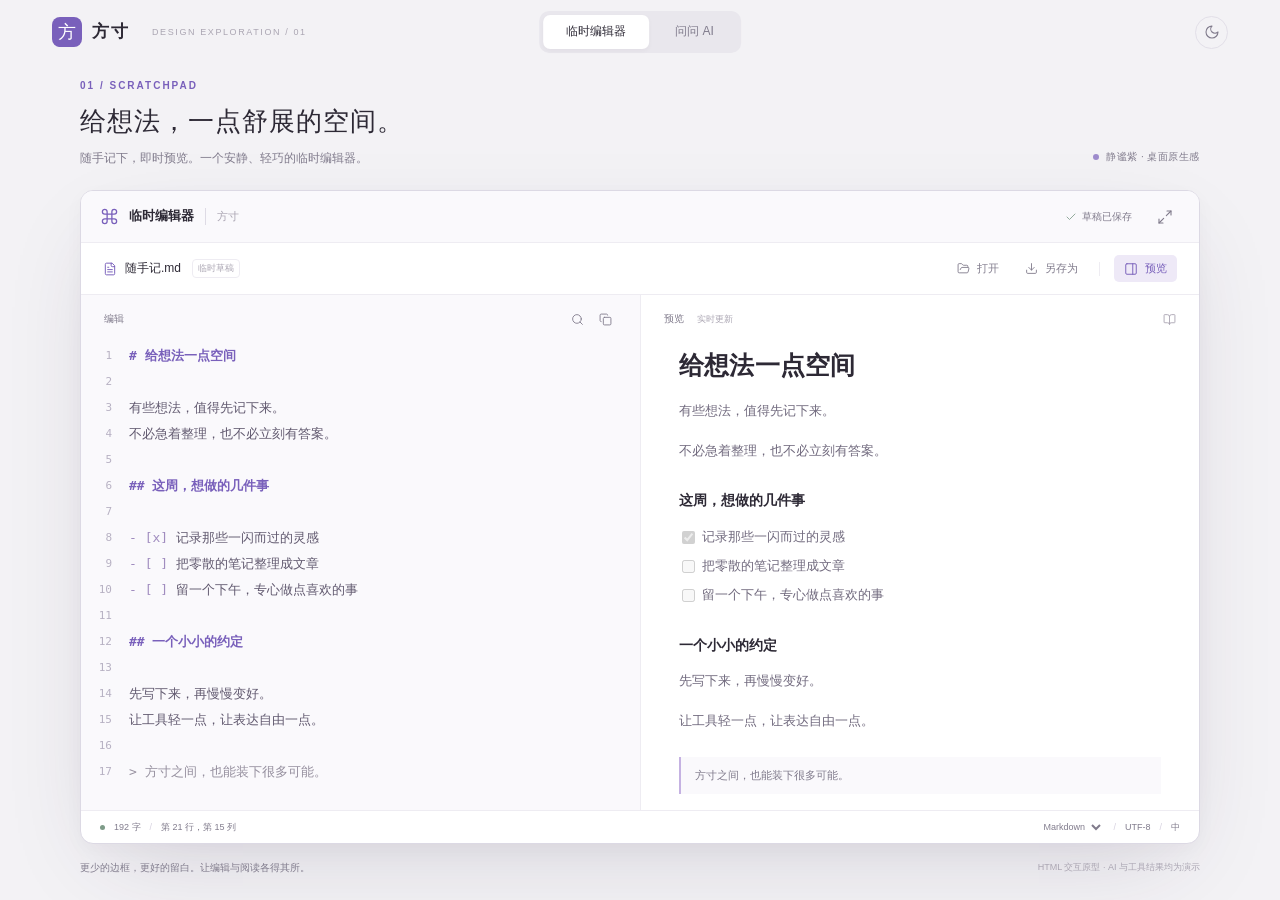
<file: design/redesign.html>
<!doctype html>
<html lang="zh-CN">
<head>
  <meta charset="utf-8"><meta name="viewport" content="width=device-width,initial-scale=1">
  <title>方寸 · 新设计预览</title>
  <link rel="stylesheet" href="assets/redesign.css">
  <script defer src="assets/lucide.min.js"></script>
  <script defer src="assets/redesign.js"></script>
</head>
<body>
  <header class="review-bar">
    <a class="brand" href="#editor"><span class="brand-mark">方</span><strong>方寸</strong><span class="edition">DESIGN EXPLORATION / 01</span></a>
    <nav class="page-switch" aria-label="选择设计页面"><button data-page="editor" aria-pressed="true">临时编辑器</button><button data-page="ai" aria-pressed="false">问问 AI</button></nav>
    <button class="icon-button theme-toggle" id="theme" aria-label="切换深色外观" title="切换深色外观"><i data-lucide="moon"></i></button>
  </header>
  <main class="review">
    <div class="intro"><div><p class="eyebrow" id="screenNumber">01 / SCRATCHPAD</p><h1 id="headline">给想法，一点舒展的空间。</h1><p id="description">随手记下，即时预览。一个安静、轻巧的临时编辑器。</p></div><span class="concept-label"><span></span>静谧紫 · 桌面原生感</span></div>

    <section class="app-window" id="appWindow" aria-label="方寸设计预览">
      <header class="titlebar"><span class="window-symbol"><i data-lucide="command"></i></span><div class="window-name"><strong id="windowTitle">临时编辑器</strong><span>方寸</span></div><div class="titlebar-right"><span class="saved" id="saveState"><i data-lucide="check"></i>草稿已保存</span><button class="icon-button" id="focus" aria-label="切换专注视图" title="切换专注视图"><i data-lucide="maximize-2"></i></button></div></header>

      <section id="editorPage" class="editor-page" aria-label="临时编辑器">
        <div class="editor-toolbar"><div class="file-identity"><i data-lucide="file-text"></i><span id="filename">随手记.md</span><span class="tiny-badge">临时草稿</span></div><div class="toolbar-actions"><button class="text-button" id="open"><i data-lucide="folder-open"></i><span>打开</span></button><button class="text-button" id="save"><i data-lucide="download"></i><span>另存为</span></button><span class="toolbar-divider"></span><button class="preview-toggle" id="togglePreview" aria-pressed="true"><i data-lucide="panel-right"></i>预览</button></div></div>
        <div class="find-bar" id="findBar" hidden><i data-lucide="search"></i><input id="findInput" aria-label="查找文字" placeholder="查找文字…"><span id="findCount"></span><button class="text-button" id="findNext">下一个</button><button class="icon-button" id="closeFind" aria-label="关闭查找"><i data-lucide="x"></i></button></div>
        <div class="editor-split" id="editorSplit">
          <section class="source-pane"><header class="pane-label"><span>编辑</span><div><button class="icon-button small" id="find" aria-label="查找文字" title="查找 · ⌘F"><i data-lucide="search"></i></button><button class="icon-button small" id="copySource" aria-label="复制编辑内容" title="复制编辑内容"><i data-lucide="copy"></i></button></div></header><div class="code-editor"><div class="line-numbers" id="lineNumbers" aria-hidden="true"></div><div class="code-surface"><pre id="highlight" aria-hidden="true"></pre><textarea id="source" aria-label="临时编辑器文本" spellcheck="false" wrap="off"></textarea></div></div></section>
          <section class="preview-pane" id="previewPane" aria-label="文档预览"><header class="pane-label"><span>预览<span class="live-label">实时更新</span></span><i data-lucide="book-open"></i></header><article id="rendered" class="rendered"></article></section>
        </div>
        <footer class="editor-status"><div><span class="status-dot"></span><span id="characterCount"></span><span class="status-separator">/</span><span id="cursorPosition">第 1 行，第 1 列</span></div><div><label><select id="format" aria-label="文档格式"><option value="markdown">Markdown</option><option value="html">HTML</option><option value="json">JSON</option><option value="text">纯文本</option></select></label><span class="status-separator">/</span><span>UTF-8</span><span class="status-separator">/</span><span>中</span></div></footer>
      </section>

      <section id="aiPage" class="ai-page" aria-label="问问 AI" hidden>
        <aside class="sidebar"><button class="new-chat" id="newChat"><i data-lucide="square-pen"></i>新对话<kbd>⌘ N</kbd></button><div class="sidebar-caption">今天</div><button class="conversation active" data-chat="plan"><i data-lucide="message-square"></i><span>整理这周的想法</span></button><button class="conversation" data-chat="email"><i data-lucide="message-square"></i><span>帮我写一封回复</span></button><div class="sidebar-caption yesterday">昨天</div><button class="conversation" data-chat="code"><i data-lucide="message-square"></i><span>读懂这段代码</span></button><div class="sidebar-bottom"><div class="workspace-caption">工作目录</div><button class="workspace" id="directory"><i data-lucide="folder"></i><span id="directoryName">我的文稿</span><i data-lucide="chevrons-up-down"></i></button><p>文件与命令从这里开始</p></div></aside>
        <div class="chat-main"><div class="chat-header"><div><strong id="chatTitle">整理这周的想法</strong><span>问问 AI</span></div><span class="demo-badge">示例对话</span></div>
          <div class="chat-scroll" id="chatScroll"><div class="messages" id="messages"></div></div>
          <div class="composer-area"><div class="suggestions" id="suggestions"><button data-prompt="把这些想法整理成待办清单">整理成待办</button><button data-prompt="帮我写一封自然、简洁的邮件回复">帮我写回复</button><button data-prompt="解释这段代码的思路">解释代码</button></div><form class="composer" id="chatForm"><textarea id="chatInput" aria-label="发送给问问 AI 的消息" rows="2" placeholder="说说你想做什么，剩下的交给方寸…"></textarea><div class="composer-toolbar"><button type="button" class="text-button" id="attach"><i data-lucide="paperclip"></i>参考文字</button><div><span class="input-language">中 <span>⇧</span></span><span class="composer-key">⌃ Enter 发送</span><button class="send-button" id="send" aria-label="发送消息"><i data-lucide="arrow-up"></i></button><button type="button" class="send-button" id="stop" aria-label="停止生成" hidden><i data-lucide="square"></i></button></div></div></form><div class="chat-footer"><span><span class="status-dot"></span>按需调用工具，过程随时可见</span><button class="text-button insert-answer" id="insertAnswer"><i data-lucide="corner-down-left"></i>插入回答 <kbd>⌘ ↵</kbd></button></div></div>
        </div>
      </section>
    </section>
    <footer class="review-footer"><span id="designNote">更少的边框，更好的留白。让编辑与阅读各得其所。</span><span>HTML 交互原型 · AI 与工具结果均为演示</span></footer>
  </main>
  <input type="file" id="fileInput" accept=".txt,.md,.markdown,.html,.json,.css,.js,.swift" hidden>
  <div class="toast" id="toast" role="status" hidden></div>
  <dialog id="referenceDialog"><form id="referenceForm"><header><h2>附上参考文字</h2><button type="button" class="icon-button" id="closeReference" aria-label="关闭参考文字"><i data-lucide="x"></i></button></header><p>把邮件、代码或资料放在这里，随下一条消息一起使用。</p><textarea id="reference" aria-label="参考文字" placeholder="粘贴参考内容…"></textarea><footer><button class="primary" type="submit">附加到下一条消息</button></footer></form></dialog>
  <dialog id="directoryDialog"><form id="directoryForm"><header><h2>工作目录</h2><button type="button" class="icon-button" id="closeDirectory" aria-label="关闭工作目录"><i data-lucide="x"></i></button></header><p>在原生应用中选择文件夹。此处仅预览目录显示效果。</p><label>目录名称<input id="directoryInput" required value="我的文稿" maxlength="40"></label><footer><button class="primary" type="submit">使用此目录</button></footer></form></dialog>
  <dialog id="insertDialog"><header><h2>插入回答预览</h2><button class="icon-button" id="closeInsert" aria-label="关闭插入预览"><i data-lucide="x"></i></button></header><p>这里模拟原应用的输入框，可检查插入的文字。</p><textarea id="insertTarget" aria-label="模拟原应用输入框"></textarea><footer><span>HTML 演示，不连接真实应用</span><button class="primary" id="finishInsert">完成</button></footer></dialog>
</body>
</html>
</file>
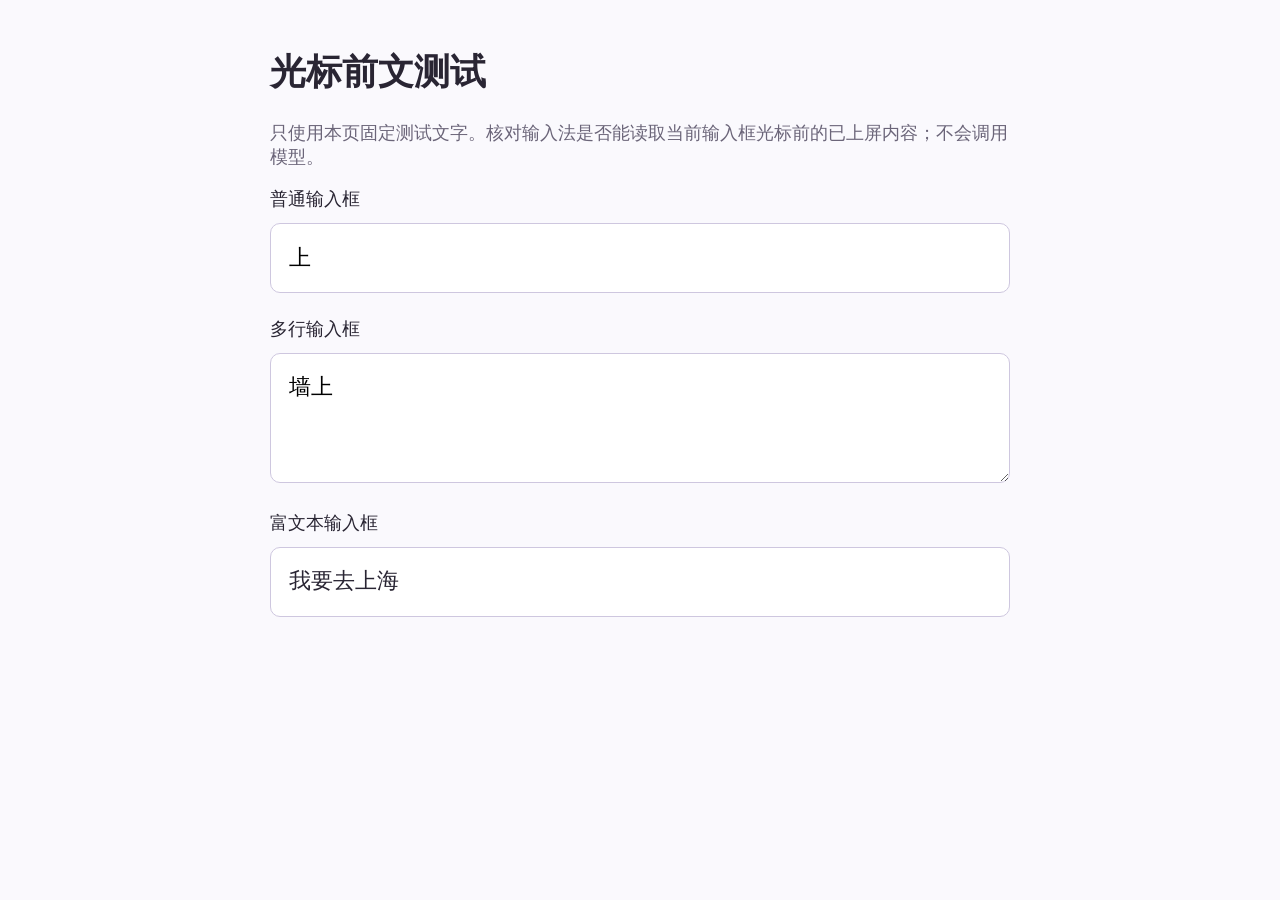
<file: Tests/fixtures/context-host.html>
<!doctype html><html lang="zh-CN"><meta charset="utf-8"><title>方寸 · 上下文能力测试</title><style>body{font:18px system-ui;max-width:740px;margin:48px auto;background:#faf9fd;color:#292533}textarea,input,[contenteditable]{font:22px system-ui;padding:18px;box-sizing:border-box;width:100%;margin:12px 0 24px;border:1px solid #cec7df;border-radius:10px;background:white;min-height:70px}p{color:#6b6579}textarea{height:130px}</style><h1>光标前文测试</h1><p>只使用本页固定测试文字。核对输入法是否能读取当前输入框光标前的已上屏内容；不会调用模型。</p><label for="plain">普通输入框</label><input id="plain" value="上"><label for="area">多行输入框</label><textarea id="area">墙上</textarea><label for="rich">富文本输入框</label><div id="rich" contenteditable="true" role="textbox" aria-label="富文本输入框">我要去上海</div></html>
</file>
<file: design/assets/ai-actions.css>
:root{--ink:#34313b;--muted:#837b8b;--purple:#7c58cd;--purple-hover:#6945b9;--tint:#eee8f8;--line:#e8e4ed;--canvas:#f1eff3;--surface:#fcfbfd;--green:#427661;--shadow:0 24px 80px #33234424,0 3px 12px #3323440e}
*{box-sizing:border-box}body{margin:0;background:var(--canvas);color:var(--ink);font:14px/1.5 -apple-system,BlinkMacSystemFont,"PingFang SC","Microsoft YaHei",sans-serif;-webkit-font-smoothing:antialiased}button,input,textarea,select{font:inherit}button{border:0;background:none;color:inherit;cursor:pointer;display:inline-flex;align-items:center;justify-content:center;gap:7px;white-space:nowrap}button:disabled{opacity:.42;cursor:default}button:hover:not(:disabled){background:#eae5f0}button:focus-visible,a:focus-visible,summary:focus-visible{outline:3px solid #b39cde;outline-offset:3px}textarea,input,select{color:var(--ink)}textarea:focus,input:focus{outline:none}svg{width:17px;height:17px;stroke-width:1.65;flex-shrink:0}h1,h2,p{margin:0}h1,h2{font-size:14px;font-weight:600}kbd{font:11px -apple-system,BlinkMacSystemFont,sans-serif;opacity:.65;margin-left:7px;letter-spacing:1px}[hidden]{display:none!important}.icon{width:30px;height:30px;border-radius:7px;color:var(--muted)}.quiet{padding:6px 8px;border-radius:7px;color:var(--muted);font-size:12px}.text-button{font-size:11px;color:var(--purple);padding:0}.secondary,.primary,.soft{border-radius:8px;padding:9px 13px;font-size:12px;font-weight:500}.primary{background:var(--purple);color:#fff}.primary:hover:not(:disabled){background:var(--purple-hover)}.secondary{background:white;border:1px solid #dfd8e9}.soft{background:var(--tint);color:var(--purple)}.muted,.subtle{color:var(--muted)}.subtle{font-size:11px;margin-left:10px}.prototype-header{height:74px;display:flex;align-items:center;justify-content:space-between;padding:0 32px}.prototype-header strong{font-size:14px;letter-spacing:1px}.prototype-header span{font-size:12px;color:var(--muted);margin-left:16px}.stage{position:relative;min-height:670px;height:calc(100dvh - 166px);padding:26px 32px 28px}.host-scene{max-width:850px;margin:0 auto;transition:opacity .2s}.stage:has(.window:not([hidden])) .host-scene{opacity:.34}.host-top,.host-top>span,.host-bottom{display:flex;align-items:center;justify-content:space-between;gap:8px}.host-top{font-size:12px;color:var(--muted);padding:0 2px 12px}.host-state{font-size:11px}.host-box{border:1px solid #e1dce6;border-radius:13px;background:#fbfafc;padding:23px}.host-box textarea{border:0;background:none;width:100%;height:140px;resize:vertical;font-size:17px;line-height:1.8}.host-box textarea:focus{box-shadow:0 2px 0 #baa5df}.host-bottom{font-size:11px;color:var(--muted)}.resume{display:flex;gap:10px;align-items:center;margin-top:20px;padding:12px;background:#e7efe9;border:1px solid #d1e0d4;border-radius:10px}.resume>span{display:flex;align-items:center;gap:7px;color:var(--green);flex:1;font-size:12px}.window{position:relative;margin:0 auto;margin-top:-138px;width:940px;max-width:100%;height:574px;display:flex;flex-direction:column;background:var(--surface);border:1px solid #d9d4de;border-radius:15px;box-shadow:var(--shadow);z-index:2;transition:width .18s}.window.wide{width:1200px;height:calc(100dvh - 240px);min-height:574px}.window-title{height:48px;padding:0 17px 0 21px;display:flex;align-items:center;justify-content:space-between;border-bottom:1px solid var(--line);flex-shrink:0}.window-identity,.window-controls{display:flex;align-items:center;gap:9px}.window-identity>svg{color:var(--purple)}.window-identity strong{font-size:13px;letter-spacing:1px}.window-identity>span{font-size:11px;color:var(--muted);margin-left:1px}.window-controls{gap:4px}.toolbar{padding:13px 20px;display:flex;align-items:center;gap:15px;flex-shrink:0}.segmented{display:flex;background:#eeebf1;padding:3px;border-radius:8px;gap:2px}.segmented button{font-size:12px;padding:5px 12px;border-radius:6px;color:var(--muted)}.segmented button svg{width:14px;height:14px}.segmented button[aria-selected=true]{background:#fff;box-shadow:0 1px 4px #33234413;color:var(--purple)}.toolbar-hint{color:#938b9c;font-size:11px}.manage{margin-left:auto}.action-wrap{position:relative}.action-button{font-size:12px;padding:6px 8px;border:1px solid #e1daea;border-radius:7px;background:white;gap:8px}.action-button svg:first-child{color:var(--purple)}.action-button svg:last-child{width:13px}.action-picker{position:absolute;top:40px;left:0;width:310px;background:#fdfcfe;border:1px solid #ddd5e7;border-radius:12px;box-shadow:0 12px 40px #34204626;padding:8px;z-index:10}.search-wrap{display:flex;align-items:center;gap:8px;border-bottom:1px solid var(--line);padding:5px 4px 11px;color:var(--muted)}.search-wrap input{width:100%;border:0;background:none;font-size:12px}.picker-label{font-size:10px;color:#978e9f;padding:12px 8px 5px}.picker-item{width:100%;text-align:left;justify-content:flex-start;padding:10px 9px;border-radius:7px;gap:11px}.picker-item svg{color:var(--purple)}.picker-item>span{flex:1}.picker-item strong{display:block;font-size:12px;font-weight:500}.picker-item small{display:block;font-size:10px;color:var(--muted);margin-top:2px}.picker-item kbd{color:#958b9e;font-size:10px}.picker-item.selected{background:var(--tint)}#actionList{max-height:255px;overflow:auto}.new-action{border-top:1px solid var(--line);width:100%;padding:12px 8px 6px;margin-top:7px;justify-content:flex-start;font-size:12px;color:var(--purple);flex-wrap:wrap}.new-action span{display:block;width:100%;text-align:left;font-size:10px;color:var(--muted);padding-left:24px}.work-area{margin:0 18px;flex:1;min-height:0;display:grid;grid-template-columns:.9fr 1.1fr;border:1px solid var(--line);border-radius:11px;overflow:hidden;background:white}.input-pane,.result-pane{display:flex;flex-direction:column;min-width:0;min-height:0}.input-pane{border-right:1px solid var(--line);padding:16px 18px 12px}.result-pane{background:#faf8fe;padding:16px 18px 12px}.pane-heading{display:flex;align-items:flex-start;justify-content:space-between;gap:9px;margin-bottom:12px;flex-shrink:0}.pane-heading>div>span:not(.badge){display:block;font-size:11px;color:#948b9d;margin-top:5px}.pane-heading button{margin-top:-3px}.input-pane>textarea{border:0;padding:2px 0 4px;width:100%;flex:1;min-height:80px;resize:none;background:none;font-size:15px;line-height:1.95}.input-pane:focus-within{box-shadow:inset 0 0 0 1px #bcaae036}.source-meta{display:flex;justify-content:space-between;font-size:10px;color:#aaa1b2;padding:5px 0 10px}.source-bottom{display:flex;justify-content:space-between;gap:12px;border-top:1px solid #eeebf1;padding-top:11px}.source-bottom .quiet{padding-left:0}.result-heading{align-items:center;min-height:26px}.result-title{display:flex;align-items:center;gap:9px;flex-wrap:wrap}.badge{font-size:9px;color:#9b8eaf;background:#eee8f6;border-radius:4px;padding:2px 5px;font-weight:400;white-space:nowrap}.result-tools{display:flex;align-items:center;gap:5px}.result-tools select{font-size:10px;border:1px solid var(--line);border-radius:5px;padding:3px;background:#fff;color:var(--muted);max-width:94px}.result-body{flex:1;position:relative;min-height:80px;display:flex}.result-body textarea{border:0;padding:0 0 8px;width:100%;resize:none;line-height:1.9;font-size:14px;background:transparent;color:#534662}.result-body textarea::selection{background:#e1d1fa;color:#513b73}.result-body textarea:focus{box-shadow:inset 2px 0 0 #c7b2e3;padding-left:8px}.empty-state{position:absolute;inset:0;display:flex;flex-direction:column;align-items:center;justify-content:center;color:#ac9ebb;text-align:center;padding:12px}.empty-state>svg{width:29px;height:29px;margin-bottom:17px;stroke-width:1.1}.empty-state strong{font-size:13px;font-weight:500;color:#9989aa}.empty-state p{font-size:11px;line-height:1.9;margin-top:7px}.selection-bar{min-height:33px;display:flex;align-items:center;justify-content:space-between;gap:5px;font-size:10px;color:#a298ae;flex-shrink:0}.selection-bar>span{display:flex;gap:7px;align-items:center}.selection-bar svg{width:14px;height:14px}.selection-bar.selected{color:var(--purple)}.selection-bar button{font-size:10px;padding-right:0}.follow-up{display:flex;gap:7px;border:1px solid #e4ddee;border-radius:8px;background:#fff;padding:4px 5px 4px 11px;margin:5px 0 0;flex-shrink:0}.follow-up:focus-within{border-color:#b5a0d6;box-shadow:0 0 0 2px #cab9e526}.follow-up input{border:0;width:100%;min-width:0;background:none;font-size:12px}.follow-up input::placeholder{color:#aba2b6}.follow-up button{background:#ede7f7;color:var(--purple);width:25px;height:25px;flex-shrink:0}.follow-context{display:flex;align-items:center;justify-content:space-between;gap:8px;padding-top:7px;font-size:9px;color:#aaa0b6}.follow-context button{font-size:10px}details{font-size:11px;color:var(--muted);flex-shrink:0}summary{list-style:none;cursor:pointer;display:flex;align-items:center;gap:6px;padding:0 0 11px}summary::-webkit-details-marker{display:none}summary span{color:#b0a8b8;font-size:10px;margin-left:4px}summary svg{width:13px;height:13px}details textarea{width:100%;resize:vertical;height:72px;max-height:140px;border:1px solid var(--line);border-radius:6px;padding:8px;line-height:1.6;font-size:11px;margin-bottom:8px;background:#faf9fc}.status-line{font-size:10px;color:#968b9f;padding:9px 22px;min-height:34px;flex-shrink:0;line-height:1.6}.status-line.warning{color:#ab7632}.commit-bar{display:flex;gap:10px;align-items:center;justify-content:space-between;border-top:1px solid var(--line);padding:13px 19px;background:#f6f3fa;border-radius:0 0 15px 15px;flex-shrink:0}.destination{display:flex;align-items:center;gap:10px;color:#8c819a;font-size:11px;min-width:0}.destination>svg{width:16px}.destination strong{font-size:11px;font-weight:500;display:block;color:#7b6f8a}.destination span{display:block;font-size:9px;color:#a69aae;margin-top:2px}.commit-actions{display:flex;gap:8px}.commit{padding:10px 14px}.commit svg{width:14px}.compact{position:relative;margin:-105px auto 0;width:580px;max-width:100%;background:#f9f7fc;border:1px solid #ddd6e4;border-radius:13px;box-shadow:var(--shadow);z-index:3;padding:13px 17px 0}.compact header{display:flex;align-items:center;gap:10px;font-size:11px;color:var(--muted)}.compact header strong{font-weight:550;color:#655d70}.compact header button{margin-left:auto}.compact textarea{margin:11px 0;width:100%;height:55px;resize:vertical;font-size:17px;line-height:1.7;border:0;background:none}.compact-actions{display:flex;gap:9px;align-items:center;margin-bottom:14px}.compact-actions>span{font-size:10px;color:#a295ac;margin-left:auto}.compact footer{font-size:10px;color:#968a9f;border-top:1px solid var(--line);padding:12px 0;display:flex;justify-content:space-between}.prototype-footer{min-height:92px;padding:15px 32px 24px;display:flex;align-items:center;justify-content:space-between;gap:18px;color:#988e9f;font-size:11px}.prototype-footer small{display:block;font-size:10px;color:#b0a6b7;margin-top:6px}.demo-buttons{display:flex;gap:7px;flex-wrap:wrap}.demo{border:1px solid #dfd7e7;border-radius:7px;background:#f8f6fb;padding:7px 10px;font-size:11px;color:#94859f}.demo.active{border-color:#c7b5df;background:#ece4f6;color:var(--purple)}.toast{position:fixed;bottom:25px;left:50%;transform:translateX(-50%);border:1px solid #dfd7e7;box-shadow:0 8px 28px #30223c1c;background:#fff;color:#6f5f82;padding:12px 19px;max-width:90%;border-radius:10px;font-size:12px;z-index:50}dialog{border:1px solid #d9d0e4;border-radius:15px;box-shadow:var(--shadow);width:510px;max-width:calc(100% - 32px);max-height:90dvh;padding:25px;background:#fcfbfe;color:var(--ink)}dialog::backdrop{background:#30203830;backdrop-filter:blur(3px)}dialog header{display:flex;align-items:flex-start;justify-content:space-between;gap:15px}dialog h2{font-size:18px;line-height:1.5;font-weight:550;margin-top:6px}.eyebrow{font-size:10px;color:#a294b1}.dialog-intro{font-size:12px;color:var(--muted);line-height:1.9;margin:12px 0 20px}.form-row{display:flex;gap:16px}.form-row>label{flex:1;min-width:0}.form-row .key-field{flex:0 0 150px}label{display:block;font-size:12px;font-weight:500}label>span{font-size:10px;color:#a99db3;font-weight:400;margin-left:6px}label input,.prompt-label textarea{width:100%;border:1px solid #e0d8e9;background:#fff;border-radius:7px;padding:10px 11px;margin-top:7px;font-size:13px}label input:focus,.prompt-label textarea:focus{border-color:#ae94d5;box-shadow:0 0 0 2px #d7c7ed40}.key-input{position:relative}.key-input>span{position:absolute;top:17px;left:11px;color:#ad9ebe}.key-input input{padding-left:24px}.prompt-label{margin-top:18px}.prompt-label textarea{resize:vertical;line-height:1.8;min-height:120px;font-size:12px}.prompt-presets{display:flex;gap:6px;flex-wrap:wrap;align-items:center;margin:8px 0 18px;font-size:10px;color:#a296af}.prompt-presets button{border:1px solid #e3d9ee;padding:4px 7px;border-radius:5px;color:#8c74a7;font-size:10px}.prompt-note{display:flex;align-items:flex-start;gap:8px;font-size:11px;line-height:1.8;color:#9a8aa9;background:#f2edf9;padding:11px;border-radius:8px}.prompt-note svg{width:14px;height:14px;margin-top:3px}.form-error{font-size:11px;color:#a3485f;margin-top:8px;min-height:16px}dialog footer{display:flex;align-items:center;justify-content:flex-end;gap:12px;margin-top:15px}.guide-content p{font-size:12px;line-height:1.9;margin-top:16px}.guide-content p strong{color:var(--purple);font-weight:550}.guide-content dl{display:grid;grid-template-columns:110px 1fr;gap:12px 4px;border-block:1px solid var(--line);padding:17px 0;margin:22px 0;font-size:11px}.guide-content dt{color:var(--purple)}.guide-content dd{margin:0;color:var(--muted)}.guide-debug{display:flex;align-items:center;justify-content:space-between;font-size:10px;color:var(--muted);margin-top:18px}
.stage{min-height:530px;height:calc(100dvh - 150px)}
.window{position:absolute;left:50%;transform:translateX(-50%);top:58px;bottom:14px;margin:0;height:auto;min-height:440px;max-width:calc(100% - 64px)}
.window.wide{width:1200px;top:10px;bottom:5px;height:auto;min-height:440px}
.prototype-footer{min-height:76px;padding-top:8px;padding-bottom:16px}
@media(min-width:581px) and (max-height:800px){.prototype-header{height:64px}.stage{height:calc(100dvh - 130px)}.window{top:26px;bottom:14px}.prototype-footer{min-height:66px}}
textarea::-webkit-scrollbar{width:5px}textarea::-webkit-scrollbar-thumb{background:#d9cfe6;border-radius:3px}
@media(min-height:900px){.stage{padding-top:60px}.window{top:108px;bottom:32px;max-height:650px}.compact{margin-top:-80px}}
@media(max-width:800px){.prototype-header{padding:0 18px}.prototype-header span{margin-left:8px}.stage{padding-inline:18px;min-height:690px}.window{height:610px}.toolbar{gap:8px;padding:12px}.toolbar-hint{display:none}.work-area{margin-inline:10px;grid-template-columns:1fr 1fr}.input-pane,.result-pane{padding:13px 12px 10px}.pane-heading>div>span:not(.badge){font-size:10px}.input-pane>textarea{font-size:14px}.result-body textarea{font-size:13px}.result-title{gap:4px}.result-title h2{font-size:13px}.prototype-footer{padding-inline:18px;gap:12px;flex-wrap:wrap}.commit-bar{padding:12px}.destination span{max-width:150px}.commit-actions{gap:5px}.commit-actions button{padding:9px}.status-line{padding-inline:15px}}
@media(max-width:580px){.prototype-header{height:62px}.prototype-header span{display:none}.stage{height:auto;min-height:0;padding:16px 12px 22px}.host-box{padding:15px}.host-bottom>span{max-width:140px}.window,.window.wide{height:auto;min-height:0;margin-top:-145px}.window-title{padding:0 12px}.toolbar{gap:8px;flex-wrap:wrap}.segmented button{padding:5px 10px}.manage span{display:none}.manage{padding:6px}.action-button{gap:5px}.action-button svg:first-child{display:none}.action-picker{left:auto;right:-43px;width:290px}.work-area{grid-template-columns:1fr}.input-pane{border-right:0;border-bottom:1px solid var(--line)}.input-pane>textarea{min-height:100px}.result-pane{min-height:310px}.result-body{min-height:155px}.commit-bar{align-items:stretch;flex-direction:column;gap:12px}.commit-actions{justify-content:flex-end}.destination span{max-width:none}.status-line{font-size:10px}.host-scene{margin-bottom:0}.compact{margin-top:-120px}.compact-actions>span{font-size:9px}.prototype-footer{padding:15px 14px}.demo-buttons{gap:5px}.demo{font-size:10px;padding:6px 8px}.form-row{gap:10px}.form-row .key-field{flex-basis:120px}dialog{padding:20px}.follow-context{font-size:9px}}
@media(prefers-reduced-motion:reduce){*{transition:none!important;scroll-behavior:auto!important}}
@media(max-width:800px) and (min-width:581px){.window{height:auto;max-width:calc(100% - 36px)}}
@media(max-width:580px){.window,.window.wide{position:relative;left:auto;transform:none;top:auto;bottom:auto;max-width:100%}.stage{height:auto;min-height:0}}
</file>
<file: design/assets/redesign.css>
:root{--canvas:#f3f2f5;--surface:#fff;--soft:#faf9fc;--sidebar:#f7f6f9;--text:#2d2935;--muted:#807b8c;--subtle:#aaa5b2;--line:#eeecf2;--accent:#7960bb;--accent-hover:#6850a6;--tint:#eee9f7;--green:#7e9b88;--shadow:0 32px 90px -26px #322b492c,0 6px 20px #322b4908;--code:#61596f;color-scheme:light}
*{box-sizing:border-box}body{margin:0;background:var(--canvas);color:var(--text);font:13px/1.6 -apple-system,BlinkMacSystemFont,"PingFang SC","Microsoft YaHei",sans-serif;-webkit-font-smoothing:antialiased}button,input,textarea,select{font:inherit;color:inherit}button,a,input,select,textarea{-webkit-tap-highlight-color:transparent}button{cursor:pointer;display:inline-flex;align-items:center;justify-content:center;gap:7px;border:0;background:none;white-space:nowrap}button:disabled{opacity:.4;cursor:default}button:focus-visible,a:focus-visible,select:focus-visible{outline:2px solid var(--accent);outline-offset:4px}textarea:focus-visible,input:focus-visible{outline:2px solid var(--accent);outline-offset:-2px}button:hover:not(:disabled){background:var(--tint)}svg{width:16px;height:16px;stroke-width:1.65;flex-shrink:0}a{color:inherit;text-decoration:none}[hidden]{display:none!important}kbd{font:10px/1.4 -apple-system,BlinkMacSystemFont,sans-serif;color:var(--muted)}.review-bar{height:80px;display:flex;align-items:center;justify-content:space-between;max-width:1360px;padding:0 52px;margin:auto;position:relative}.brand{display:flex;align-items:center;gap:10px}.brand-mark{background:var(--accent);color:#fff;border-radius:8px;width:30px;height:30px;text-align:center;line-height:30px;font-size:18px;font-weight:500}.brand strong{font-size:17px;letter-spacing:2px}.edition{font-size:9px;letter-spacing:1.6px;color:var(--subtle);margin-left:12px}.page-switch{position:absolute;left:50%;transform:translateX(-50%);display:flex;padding:4px;background:#e9e7ed;border-radius:10px;gap:3px}.page-switch button{padding:7px 23px;color:var(--muted);font-size:12px;border-radius:7px;transition:.2s}.page-switch button[aria-pressed=true]{background:var(--surface);color:var(--text);box-shadow:0 2px 5px #2921370a}.icon-button{padding:6px;width:30px;height:30px;border-radius:6px;color:var(--muted)}.theme-toggle{border:1px solid #e2dfe8;width:33px;height:33px;border-radius:50%}.review{max-width:1224px;margin:auto;padding:32px 52px 22px}.intro{display:flex;align-items:flex-end;justify-content:space-between;margin:0 0 30px;gap:20px}.eyebrow{font-size:10px;letter-spacing:2px;color:var(--accent);margin:0 0 10px;font-weight:550}h1{font-size:28px;line-height:1.5;letter-spacing:1px;font-weight:570;margin:0 0 8px}.intro p:not(.eyebrow){font-size:12px;color:var(--muted);margin:0}.concept-label{font-size:10px;letter-spacing:.5px;color:var(--muted);display:flex;gap:7px;align-items:center;padding-bottom:3px}.concept-label>span{width:6px;height:6px;background:var(--accent);border-radius:50%;opacity:.7}.app-window{background:var(--surface);border:1px solid #dcd9e4;border-radius:13px;box-shadow:var(--shadow);overflow:hidden;height:620px;display:flex;flex-direction:column;transition:height .25s}.titlebar{height:52px;display:flex;align-items:center;padding:0 19px;gap:10px;border-bottom:1px solid var(--line);background:var(--soft);flex-shrink:0}.window-symbol{color:var(--accent);display:flex}.window-symbol svg{width:19px;height:19px}.window-name{display:flex;align-items:center;gap:11px}.window-name strong{font-size:12px;font-weight:600}.window-name>span{font-size:11px;color:var(--subtle);border-left:1px solid #dedbe5;padding-left:11px}.titlebar-right{margin-left:auto;display:flex;align-items:center;gap:18px}.saved{font-size:10px;display:flex;align-items:center;gap:5px;color:var(--muted)}.saved svg{width:12px;height:12px;color:var(--green)}.editor-page{display:flex;flex-direction:column;flex:1;min-height:0}.editor-toolbar{height:52px;display:flex;align-items:center;justify-content:space-between;padding:0 22px;border-bottom:1px solid var(--line);flex-shrink:0}.file-identity{display:flex;align-items:center;gap:8px;font-size:11px}.file-identity>svg{color:var(--accent);width:14px;height:14px}.tiny-badge{font-size:9px;border:1px solid var(--line);border-radius:4px;padding:1px 5px;color:var(--subtle);margin-left:3px}.toolbar-actions{display:flex;align-items:center;gap:12px}.text-button{font-size:11px;padding:5px 7px;color:var(--muted);border-radius:5px}.text-button svg{width:13px;height:13px}.toolbar-divider{height:14px;width:1px;background:var(--line);margin:0 2px}.preview-toggle{background:var(--tint);color:var(--accent);font-size:11px;padding:5px 10px;border-radius:5px}.preview-toggle[aria-pressed=false]{background:var(--soft);color:var(--muted)}.preview-toggle svg{width:14px;height:14px}.editor-split{display:grid;grid-template-columns:1fr 1fr;min-height:0;flex:1}.editor-split.no-preview{grid-template-columns:1fr}.source-pane,.preview-pane{display:flex;flex-direction:column;min-width:0;min-height:0}.source-pane{background:var(--soft)}.preview-pane{border-left:1px solid var(--line)}.pane-label{height:48px;padding:0 23px;display:flex;align-items:center;justify-content:space-between;flex-shrink:0;color:var(--muted);font-size:10px;letter-spacing:.4px}.pane-label>div{display:flex;gap:4px}.pane-label>svg{width:13px;height:13px;color:var(--subtle)}.live-label{margin-left:12px;color:var(--subtle);font-size:9px;letter-spacing:0}.small{width:24px;height:24px}.small svg{width:13px;height:13px}.code-editor{display:flex;flex:1;min-height:0;overflow:hidden;padding:0 0 20px 0}.line-numbers{font:11px/26px "SFMono-Regular",Consolas,monospace;white-space:pre;text-align:right;color:#b7b1c3;width:48px;padding-right:17px;overflow:hidden;flex-shrink:0;user-select:none}.code-surface{position:relative;min-width:0;flex:1;overflow:hidden}.code-surface textarea,.code-surface pre{font:12px/26px "SFMono-Regular",Menlo,Consolas,"PingFang SC",monospace;letter-spacing:0;margin:0;border:0;padding:0 24px 40px 0;tab-size:2;white-space:pre;overflow:auto;width:100%;height:100%;background:transparent}.code-surface pre{position:absolute;inset:0;color:var(--code);pointer-events:none;scrollbar-width:none}.code-surface pre .md-heading{color:var(--accent);font-weight:600}.code-surface pre .md-mark{color:#a08cbf}.code-surface pre .md-quote{color:#96909f}.code-surface textarea{position:absolute;inset:0;color:transparent;caret-color:var(--accent);resize:none;-webkit-text-fill-color:transparent;outline:none}.code-surface textarea::selection{background:#b19ad247}.code-surface:focus-within{box-shadow:inset 0 0 0 1px #bba7dd42}.rendered{padding:4px 38px 38px;overflow:auto;flex:1;color:var(--text);font-size:12px;line-height:1.95;overflow-wrap:anywhere}.rendered h1{font-size:25px;letter-spacing:.2px;font-weight:600;line-height:1.5;margin:0 0 13px}.rendered h2{font-size:14px;font-weight:600;margin:24px 0 9px}.rendered h3{font-size:13px;margin:22px 0 8px}.rendered p{margin:0 0 15px;color:#716a7e}.rendered ul{padding-left:19px;margin:0 0 14px}.rendered li{padding-left:2px;margin:4px 0;color:#716a7e}.rendered input[type=checkbox]{accent-color:var(--accent);margin:0 7px 0 0;vertical-align:middle;pointer-events:none}.rendered .checkline{list-style:none;margin-left:-18px}.rendered blockquote{border-left:2px solid #c5b2e2;padding:8px 14px;margin:23px 0;background:var(--soft);color:var(--muted);font-size:11px}.rendered code{background:var(--tint);color:var(--accent);padding:2px 5px;border-radius:3px;font-size:11px}.rendered pre{white-space:pre-wrap;font:12px/1.9 Menlo,monospace}.rendered iframe{width:100%;height:100%;min-height:330px;border:0;background:white}.editor-status{height:33px;border-top:1px solid var(--line);padding:0 19px;display:flex;align-items:center;justify-content:space-between;flex-shrink:0;color:var(--muted);font-size:9px}.editor-status>div{display:flex;align-items:center;gap:9px}.status-dot{display:inline-block;width:5px;height:5px;background:var(--green);border-radius:50%;flex-shrink:0}.status-separator{color:#d6d1df}.editor-status select{border:0;background:transparent;font-size:9px;color:var(--muted);cursor:pointer;padding:0 3px;max-width:105px}.find-bar{padding:7px 16px;display:flex;align-items:center;gap:8px;border-bottom:1px solid var(--line);background:var(--soft);font-size:10px}.find-bar>svg{width:13px;height:13px;color:var(--muted)}.find-bar input{border:1px solid var(--line);background:var(--surface);border-radius:4px;padding:4px 8px;width:180px}.find-bar #findCount{color:var(--muted);margin-right:auto}.review-footer{display:flex;justify-content:space-between;gap:20px;margin:23px 0 0;color:var(--muted);font-size:10px}.review-footer>span:last-child{color:var(--subtle);font-size:9px}.ai-page{display:grid;grid-template-columns:185px 1fr;flex:1;min-height:0}.sidebar{background:var(--sidebar);border-right:1px solid var(--line);padding:20px 12px 15px;display:flex;flex-direction:column;min-width:0}.new-chat{border:1px solid #e3dfea;box-shadow:0 1px 2px #30283d03;border-radius:7px;padding:9px 10px;justify-content:flex-start;background:var(--surface);font-size:11px}.new-chat svg{width:14px;height:14px;color:var(--accent)}.new-chat kbd{margin-left:auto;font-size:9px;color:var(--subtle)}.sidebar-caption{font-size:9px;color:var(--subtle);padding:28px 10px 8px}.conversation{padding:8px 10px;border-radius:6px;justify-content:flex-start;font-size:10px;color:var(--muted);margin:2px 0;gap:8px}.conversation span{overflow:hidden;text-overflow:ellipsis}.conversation svg{width:12px;height:12px}.conversation.active{background:#eae4f3;color:var(--accent)}.yesterday{padding-top:19px}.sidebar-bottom{margin-top:auto;border-top:1px solid #e8e4ee;padding:15px 5px 0}.workspace-caption{font-size:9px;color:var(--subtle);padding:0 5px 7px}.workspace{display:flex;justify-content:flex-start;width:100%;padding:5px;border-radius:5px;gap:7px;font-size:11px}.workspace svg{width:13px;height:13px;color:var(--muted)}.workspace svg:last-child{margin-left:auto;width:11px}.sidebar-bottom p{font-size:9px;color:var(--subtle);padding:4px 5px 0;margin:0}.chat-main{display:flex;flex-direction:column;min-width:0;min-height:0}.chat-header{display:flex;align-items:center;justify-content:space-between;height:52px;border-bottom:1px solid var(--line);padding:0 26px;flex-shrink:0}.chat-header>div{display:flex;align-items:center;gap:12px}.chat-header strong{font-size:11px;font-weight:550}.chat-header>div>span{font-size:10px;color:var(--subtle)}.demo-badge{font-size:9px;color:var(--subtle);border:1px solid var(--line);padding:1px 6px;border-radius:4px}.chat-scroll{flex:1;min-height:0;overflow:auto;scroll-behavior:smooth}.messages{max-width:660px;margin:0 auto;padding:26px 30px 12px}.message-user{margin:0 0 26px auto;max-width:91%;background:#f3eff8;border-radius:11px 11px 3px 11px;padding:12px 17px;color:#675779;font-size:12px;line-height:1.9;white-space:pre-wrap}.assistant-label{display:flex;align-items:center;gap:8px;font-size:11px;font-weight:600;margin-bottom:12px}.assistant-label .ai-avatar{background:var(--tint);color:var(--accent);width:23px;height:23px;border-radius:7px;display:flex;align-items:center;justify-content:center}.ai-avatar svg{width:13px;height:13px}.assistant-label .message-time{font-size:9px;color:var(--subtle);font-weight:400;margin-left:2px}.tool-activity{border:1px solid var(--line);border-radius:7px;margin:0 0 16px;font-size:10px;overflow:hidden}.tool-activity summary{display:flex;align-items:center;gap:7px;cursor:pointer;padding:8px 12px;color:var(--muted);list-style:none;background:var(--soft)}.tool-activity summary::-webkit-details-marker{display:none}.tool-activity summary svg{width:12px;height:12px}.tool-activity summary>svg:first-child{color:var(--green)}.tool-activity summary>svg:last-child{margin-left:auto;transition:.2s}.tool-activity[open] summary>svg:last-child{transform:rotate(90deg)}.tool-log{padding:9px 12px;border-top:1px solid var(--line);font:10px/1.9 Menlo,monospace;color:var(--muted);white-space:pre-wrap}.answer-body{font-size:12px;line-height:1.95;white-space:pre-wrap;color:#615b6c}.answer-body p{margin:0 0 13px;white-space:normal}.answer-body h3{font-size:12px;margin:15px 0 7px;font-weight:600;color:var(--text)}.answer-body ul{padding-left:18px;margin:0 0 12px;white-space:normal}.answer-body li{margin:4px 0}.answer-actions{display:flex;gap:6px;margin-top:9px;margin-bottom:20px}.answer-actions .text-button{font-size:9px;padding-left:0}.answer-actions svg{width:12px;height:12px}.composer-area{max-width:720px;width:100%;margin:auto;padding:0 30px 13px;flex-shrink:0}.suggestions{display:flex;gap:7px;flex-wrap:wrap;margin:6px 0 10px}.suggestions button{font-size:10px;padding:4px 10px;border:1px solid var(--line);border-radius:6px;color:var(--muted)}.composer{border:1px solid #dcd4e8;border-radius:10px;background:var(--surface);box-shadow:0 3px 10px #37254f05;overflow:hidden;transition:.2s}.composer:focus-within{border-color:#b5a0d4;box-shadow:0 0 0 3px #aa8edb0d}.composer textarea{display:block;width:100%;height:67px;min-height:50px;max-height:130px;resize:vertical;padding:13px 15px 5px;background:none;border:0;font-size:12px;line-height:1.9;outline:none}.composer textarea::placeholder{color:var(--subtle)}.composer-toolbar{display:flex;align-items:center;justify-content:space-between;padding:5px 10px 9px}.composer-toolbar>div{display:flex;gap:12px;align-items:center}.composer-toolbar .text-button{font-size:10px}.input-language{font-size:10px;color:var(--muted)}.input-language>span{color:var(--subtle);margin-left:3px}.composer-key{font-size:9px;color:var(--subtle)}.send-button{height:27px;width:29px;border-radius:7px;background:var(--accent);color:white}.send-button:hover:not(:disabled){background:var(--accent-hover)}.send-button svg{width:15px;height:15px;stroke-width:2}.chat-footer{display:flex;align-items:center;justify-content:space-between;margin-top:8px;gap:8px;font-size:9px;color:var(--subtle);min-height:25px}.chat-footer>span{display:flex;align-items:center;gap:6px}.chat-footer .text-button{font-size:10px;padding:3px 0;color:var(--accent)}.chat-footer kbd{font-size:9px;margin-left:5px}.empty-chat{padding:55px 0 35px;text-align:center}.empty-chat .empty-icon{display:inline-flex;align-items:center;justify-content:center;width:43px;height:43px;color:var(--accent);border:1px solid #e6ddf1;border-radius:13px;margin-bottom:13px;background:var(--soft)}.empty-chat .empty-icon svg{width:23px;height:23px}.empty-chat h2{font-size:21px;font-weight:550;margin:0 0 9px}.empty-chat p{font-size:11px;color:var(--muted);line-height:1.9;margin:0}.pending{color:var(--muted);font-size:11px}.toast{position:fixed;bottom:28px;left:50%;transform:translateX(-50%);background:#393241;color:white;border:1px solid #5a4c69;padding:10px 18px;border-radius:8px;font-size:12px;box-shadow:0 8px 25px #20172925;max-width:90vw;z-index:20}dialog{background:var(--surface);color:var(--text);border:1px solid var(--line);border-radius:12px;width:min(470px,90vw);padding:24px;box-shadow:var(--shadow)}dialog::backdrop{background:#241b333b;backdrop-filter:blur(3px)}dialog header{display:flex;justify-content:space-between;align-items:center}dialog h2{font-size:17px;margin:0}dialog p{font-size:12px;color:var(--muted)}dialog textarea{width:100%;height:160px;resize:vertical;border:1px solid #dfd7e9;border-radius:7px;padding:10px;background:var(--soft);font-size:12px;line-height:1.8}dialog footer{display:flex;justify-content:flex-end;align-items:center;gap:15px;margin-top:15px}dialog footer>span{font-size:10px;color:var(--muted)}.primary{background:var(--accent);color:white;border-radius:6px;padding:8px 14px;font-size:12px}.primary:hover:not(:disabled){background:var(--accent-hover)}dialog label{font-size:11px;color:var(--muted)}dialog input{display:block;width:100%;background:var(--soft);border:1px solid var(--line);border-radius:6px;padding:9px 11px;margin-top:7px}.focused .review-bar,.focused .intro,.focused .review-footer{display:none}.focused .review{max-width:none;padding:20px}.focused .app-window{height:calc(100dvh - 40px)}
body.dark{--canvas:#211f26;--surface:#2c2933;--soft:#29262f;--sidebar:#26232c;--text:#e0dbe9;--muted:#a49bae;--subtle:#7e758b;--line:#3a3443;--accent:#b09bd8;--accent-hover:#927dbb;--tint:#3b324c;--code:#bbb2c7;--shadow:0 32px 90px -26px #0007;color-scheme:dark}.dark .app-window{border-color:#4b4257}.dark .page-switch{background:#17151b}.dark .theme-toggle{border-color:#48404f}.dark .message-user{background:#3a3048;color:#d3c4e9}.dark .conversation.active{background:#3a3049;color:#c2abe4}.dark .rendered p,.dark .rendered li,.dark .answer-body{color:#c1b8cd}.dark .new-chat,.dark .tool-activity,.dark .composer,.dark .tiny-badge{border-color:var(--line)}.dark .sidebar-bottom{border-color:var(--line)}.dark .code-surface pre .md-heading{color:#baa3dd}.dark .line-numbers{color:#685d78}
.review-bar{height:64px}.review{padding-top:14px}.intro{margin-bottom:22px}.intro h1{font-size:26px}.eyebrow{margin-bottom:8px}.app-window{height:clamp(620px,calc(100dvh - 246px),740px)}.review-footer{margin-top:16px}.code-surface textarea,.code-surface pre{font-size:13px}.rendered{font-size:13px}.answer-body,.message-user{font-size:13px}.assistant-label{font-size:12px}.conversation{font-size:12px}.new-chat{font-size:12px}.chat-header strong{font-size:12px}.composer textarea{font-size:13px}.window-name strong{font-size:13px}.file-identity{font-size:12px}
.messages{padding-top:20px}.message-user{margin-bottom:20px;padding:10px 15px}.assistant-label{margin-bottom:10px}.tool-activity{margin-bottom:10px}.answer-body h3{margin:10px 0 6px}.answer-body li{margin:2px 0}.answer-body p{margin-bottom:10px}.answer-actions{margin-top:6px;margin-bottom:12px}
@media(min-width:1500px){.review{padding-top:30px}.app-window{height:clamp(540px,calc(100dvh - 280px),780px)}.intro{margin-bottom:30px}}
@media(max-width:1000px){.edition{display:none}.review-bar{padding:0 28px}.review{padding:14px 28px}.app-window{height:620px}.rendered{padding-left:25px;padding-right:25px}.concept-label{display:none}.messages{padding-left:24px;padding-right:24px}.ai-page{grid-template-columns:165px 1fr}.composer-area{padding-left:24px;padding-right:24px}.code-surface textarea,.code-surface pre{font-size:12px}.review-footer>span:first-child{max-width:50%}}
@media(max-width:680px){.review-bar{height:68px;padding:0 16px}.brand strong{font-size:14px}.brand-mark{width:26px;height:26px;line-height:26px;font-size:16px}.page-switch{left:auto;right:57px;transform:none}.page-switch button{padding:6px 10px;font-size:10px}.theme-toggle{height:29px;width:29px}.review{padding:19px 12px}.intro{padding:0 6px;margin-bottom:22px}.eyebrow{font-size:9px;margin-bottom:7px}h1{font-size:22px;letter-spacing:.5px}.intro p:not(.eyebrow){font-size:10px;max-width:300px}.app-window{height:690px;border-radius:10px}.titlebar{padding:0 13px;height:45px}.saved{font-size:9px}.titlebar-right{gap:9px}.editor-toolbar{padding:0 12px;height:48px}.tiny-badge{display:none}.toolbar-actions{gap:5px}.toolbar-actions .text-button{font-size:10px}.toolbar-actions .text-button>span{display:none}.preview-toggle{font-size:10px;padding:5px 7px}.editor-split{grid-template-columns:1fr;grid-template-rows:1fr 1fr}.editor-split.no-preview{grid-template-rows:1fr}.preview-pane{border-left:0;border-top:1px solid var(--line)}.pane-label{height:35px;padding:0 16px}.rendered{padding:0 22px 24px}.rendered h1{font-size:20px}.line-numbers{width:36px;padding-right:12px;font-size:10px}.editor-status{padding:0 10px;font-size:8px}.editor-status>div{gap:5px}.editor-status select{font-size:8px;max-width:80px}#cursorPosition{display:none}.ai-page{grid-template-columns:1fr}.sidebar{display:none}.chat-header{padding:0 16px;height:45px}.chat-header>div>span{display:none}.messages{padding:22px 19px 10px}.composer-area{padding:0 14px 12px}.chat-footer>span{font-size:8px}.composer-key{display:none}.chat-footer .text-button{font-size:9px}.chat-footer kbd{display:none}.review-footer{margin-top:16px;padding:0 6px;flex-direction:column;gap:5px}.review-footer>span:first-child{max-width:none;font-size:9px}.review-footer>span:last-child{font-size:8px}.find-bar{padding:5px 10px;gap:4px}.find-bar input{width:130px}.focused .review{padding:8px}.focused .app-window{height:calc(100dvh - 16px)}}
@media(prefers-reduced-motion:reduce){*,*::before,*::after{scroll-behavior:auto!important;transition:none!important}}
</file>
